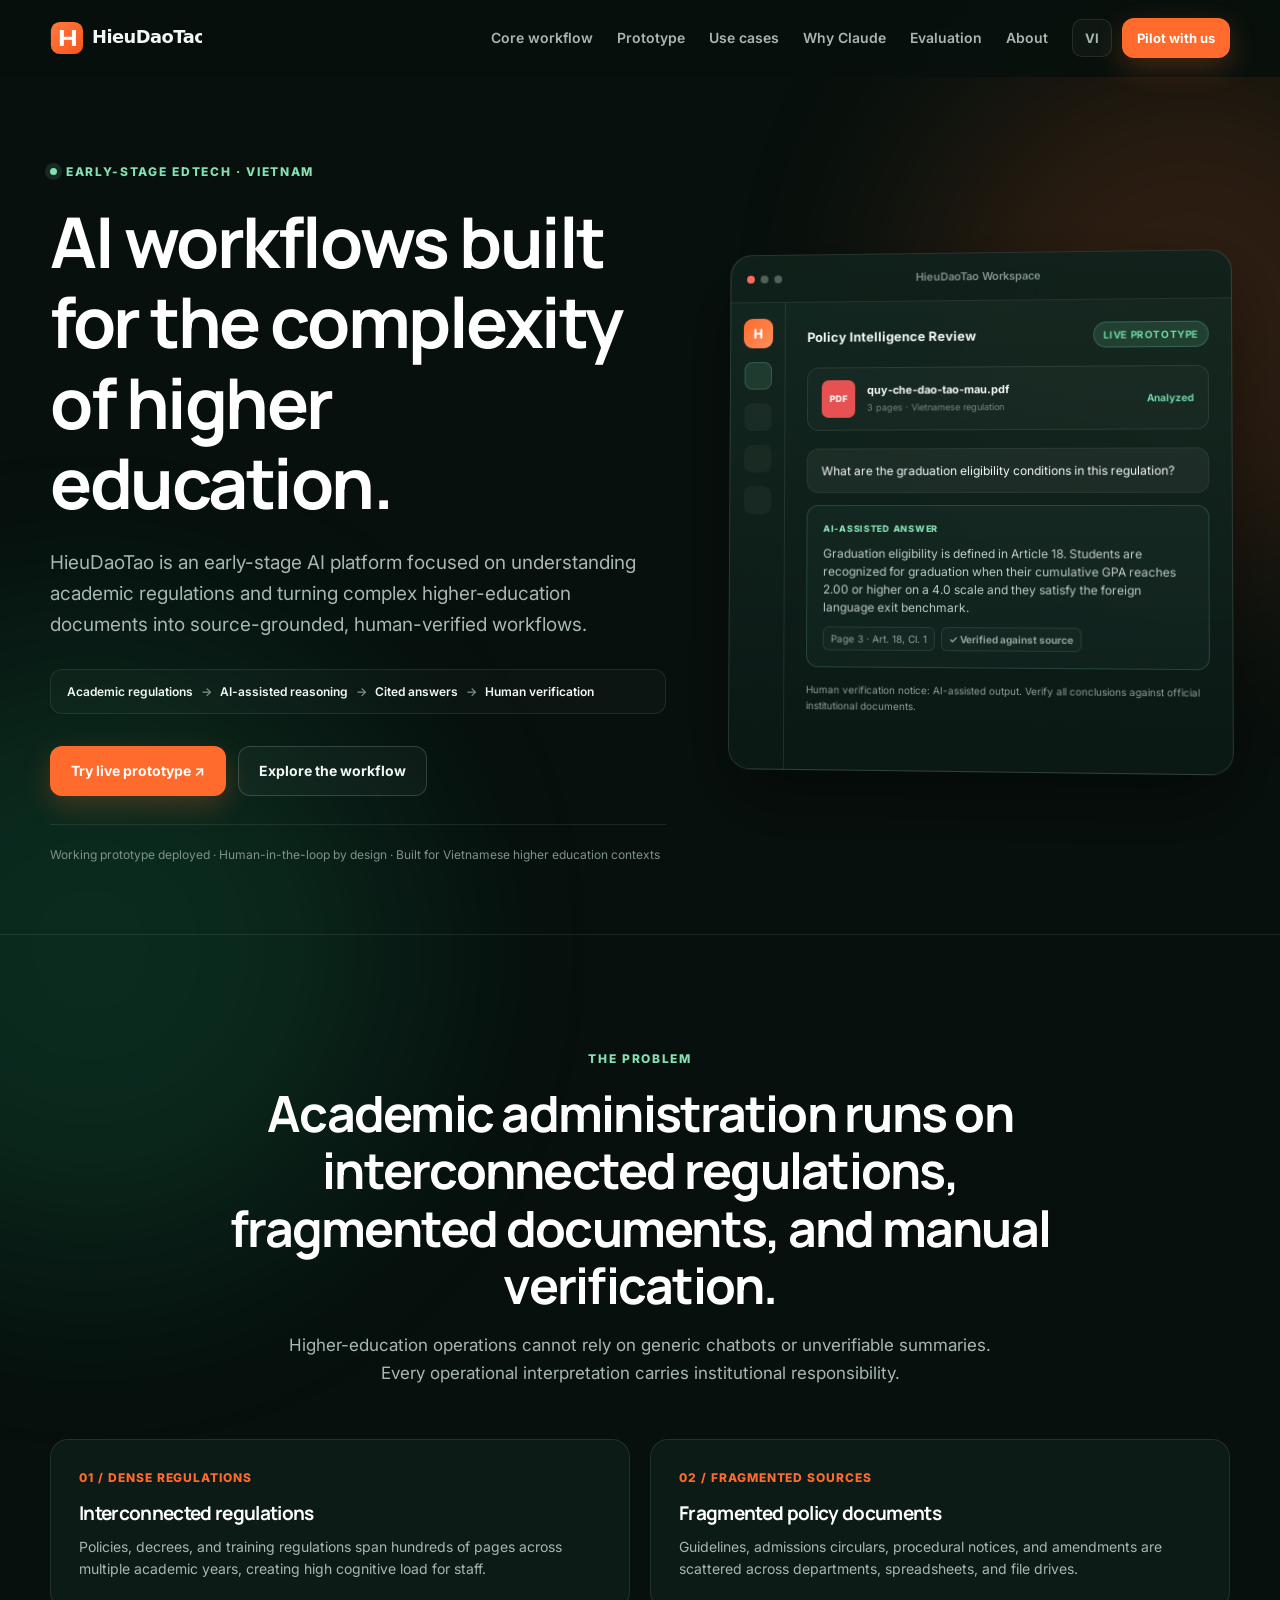
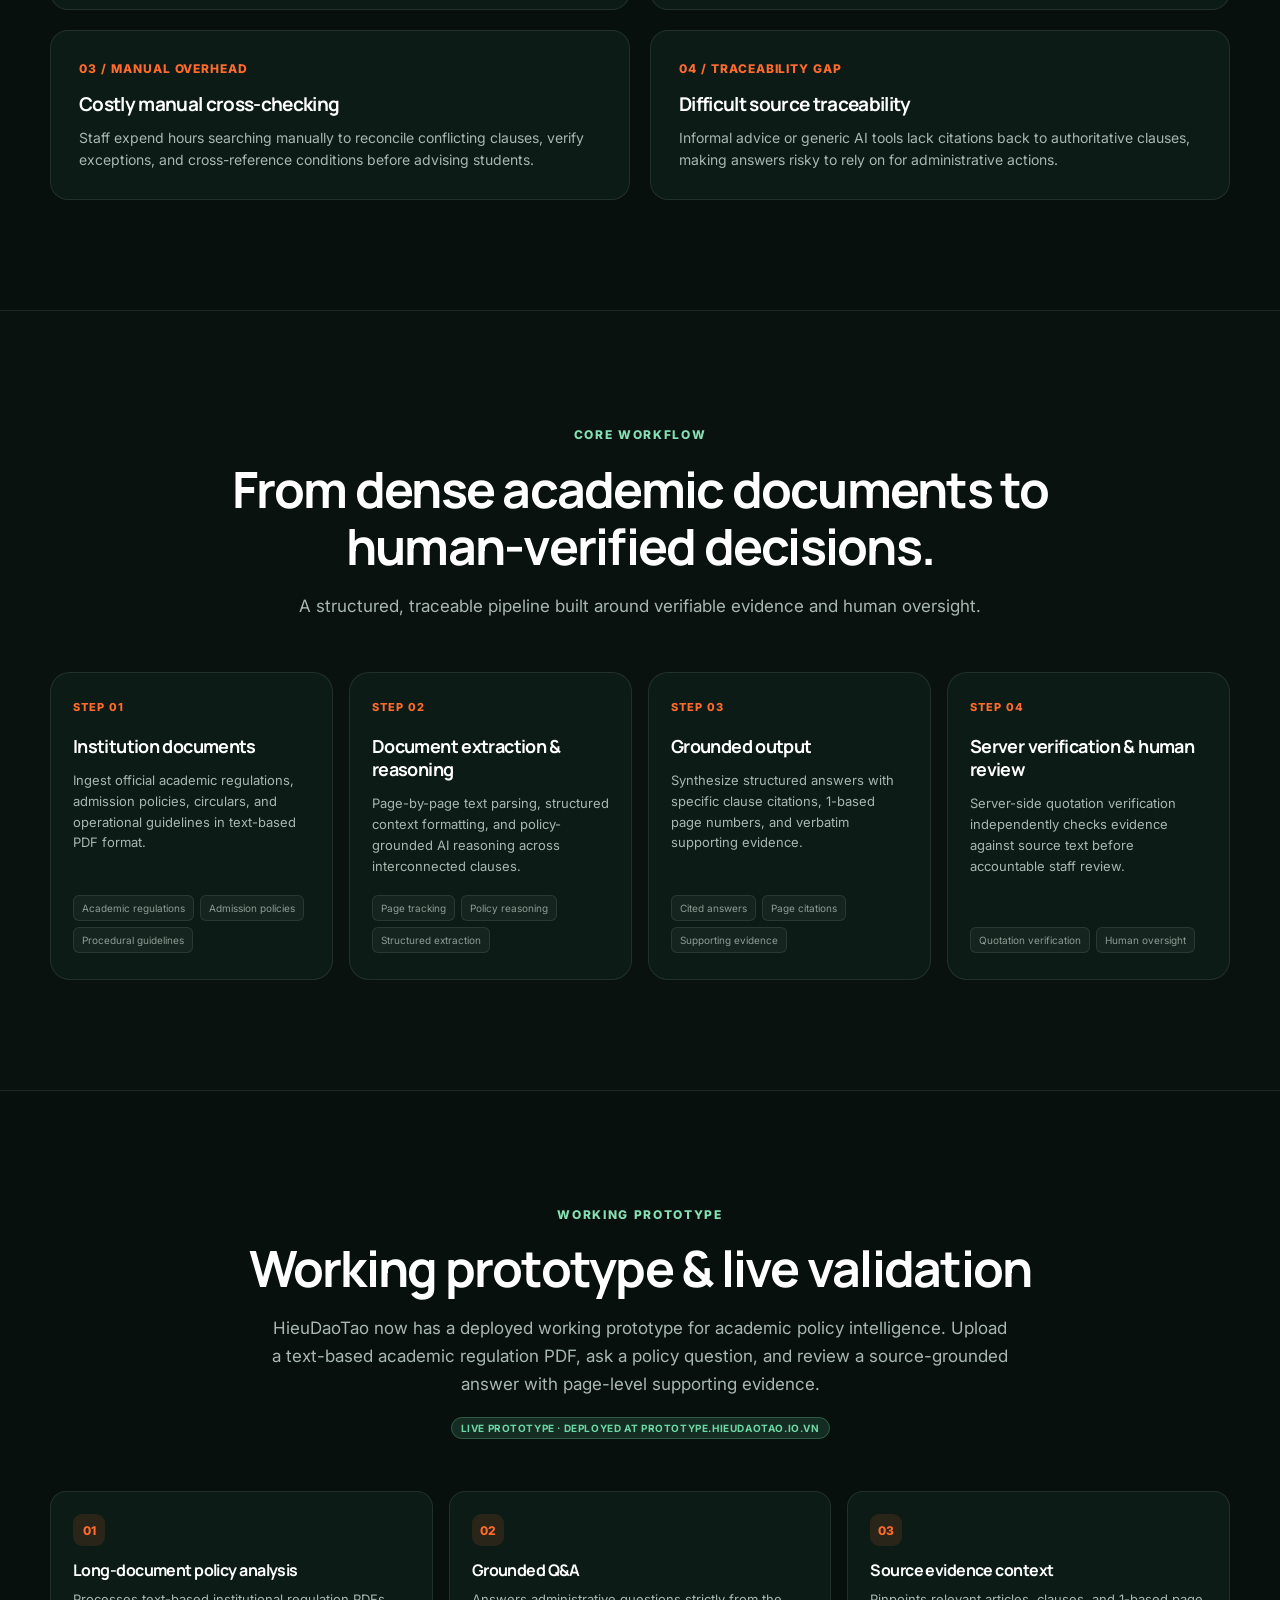
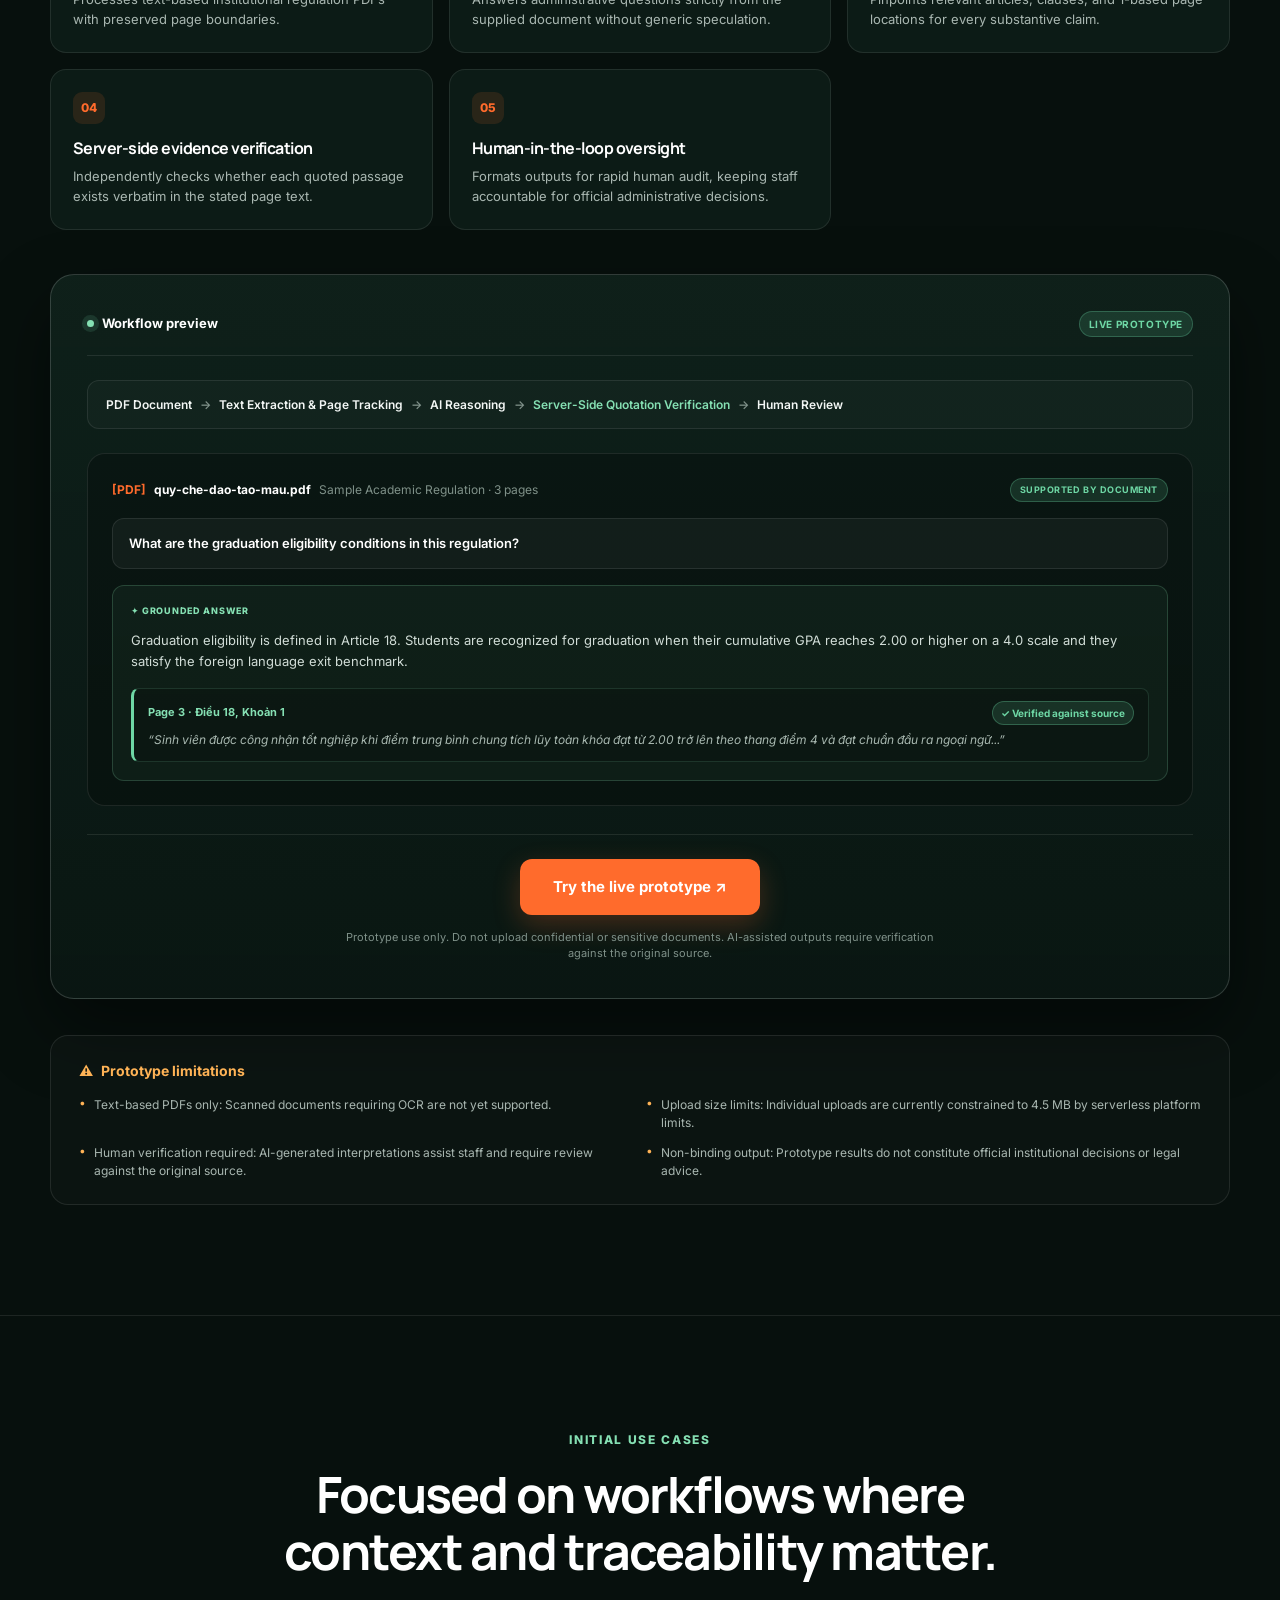
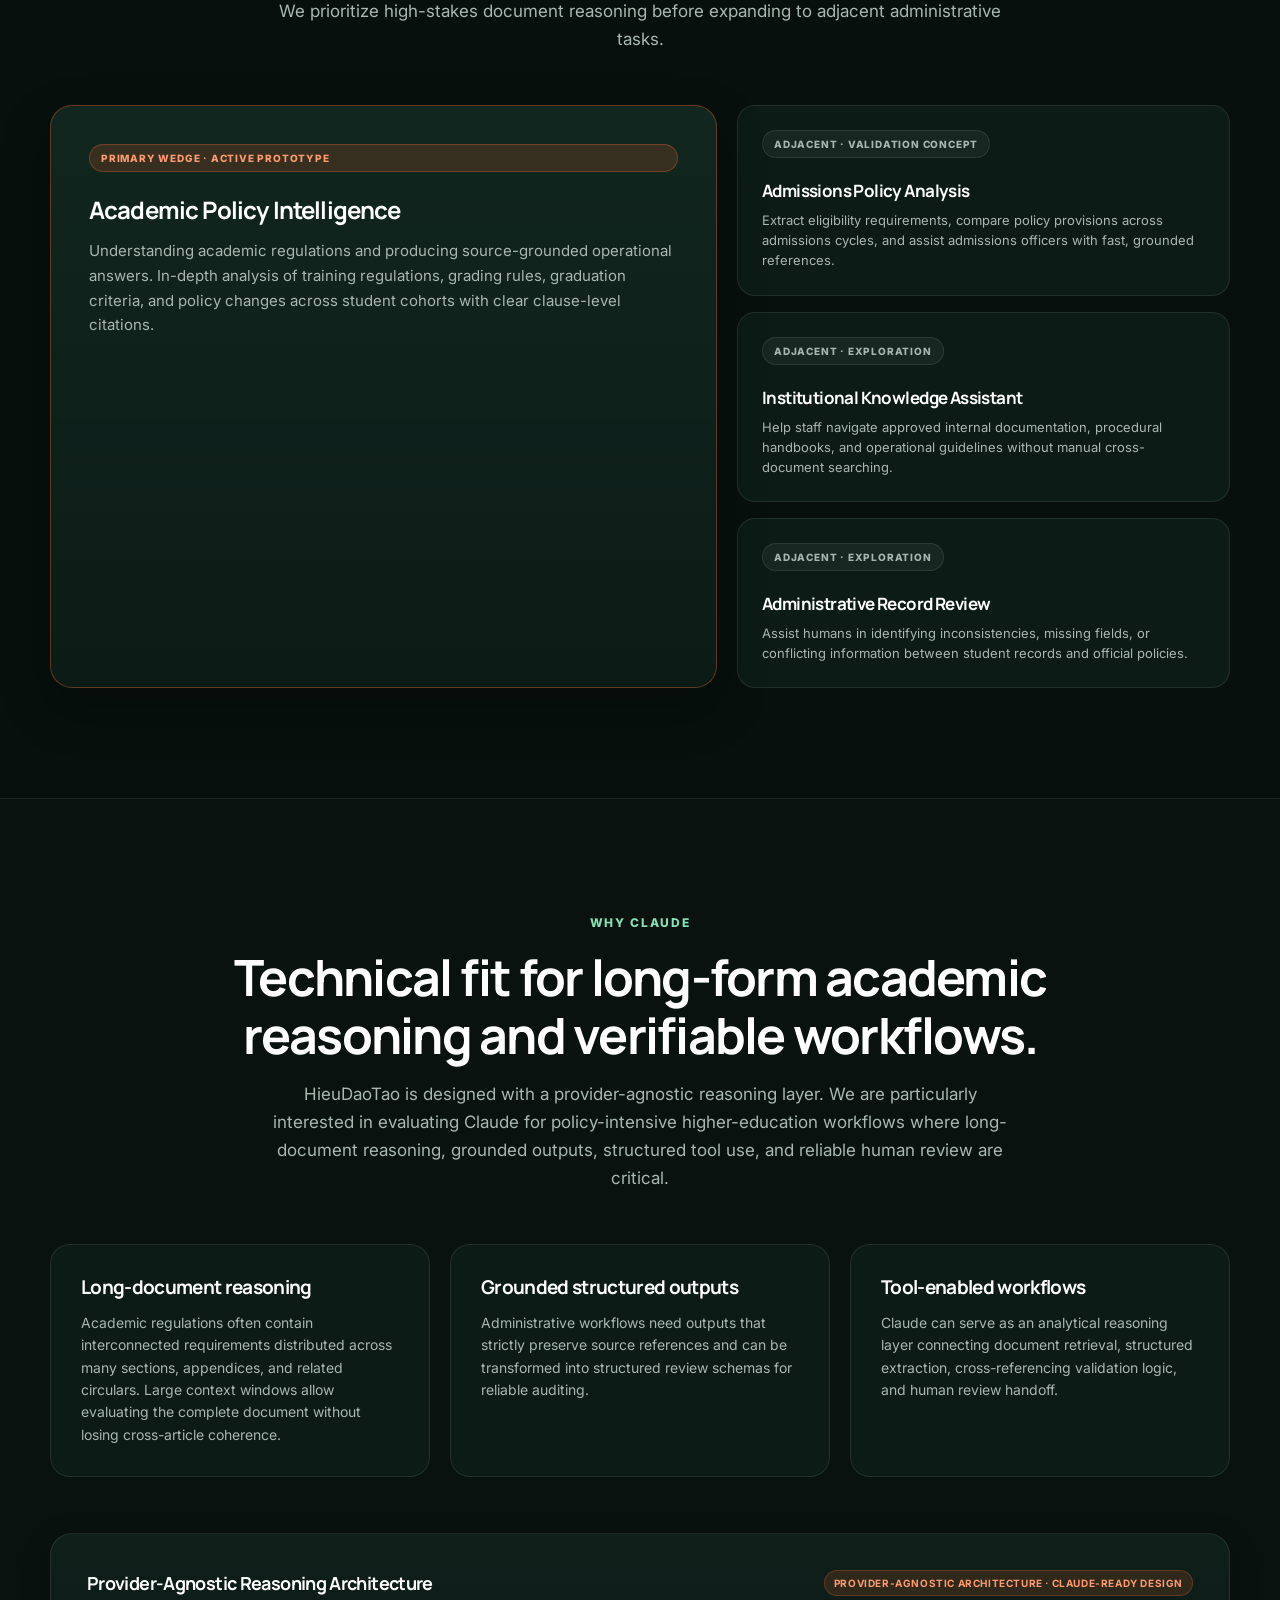
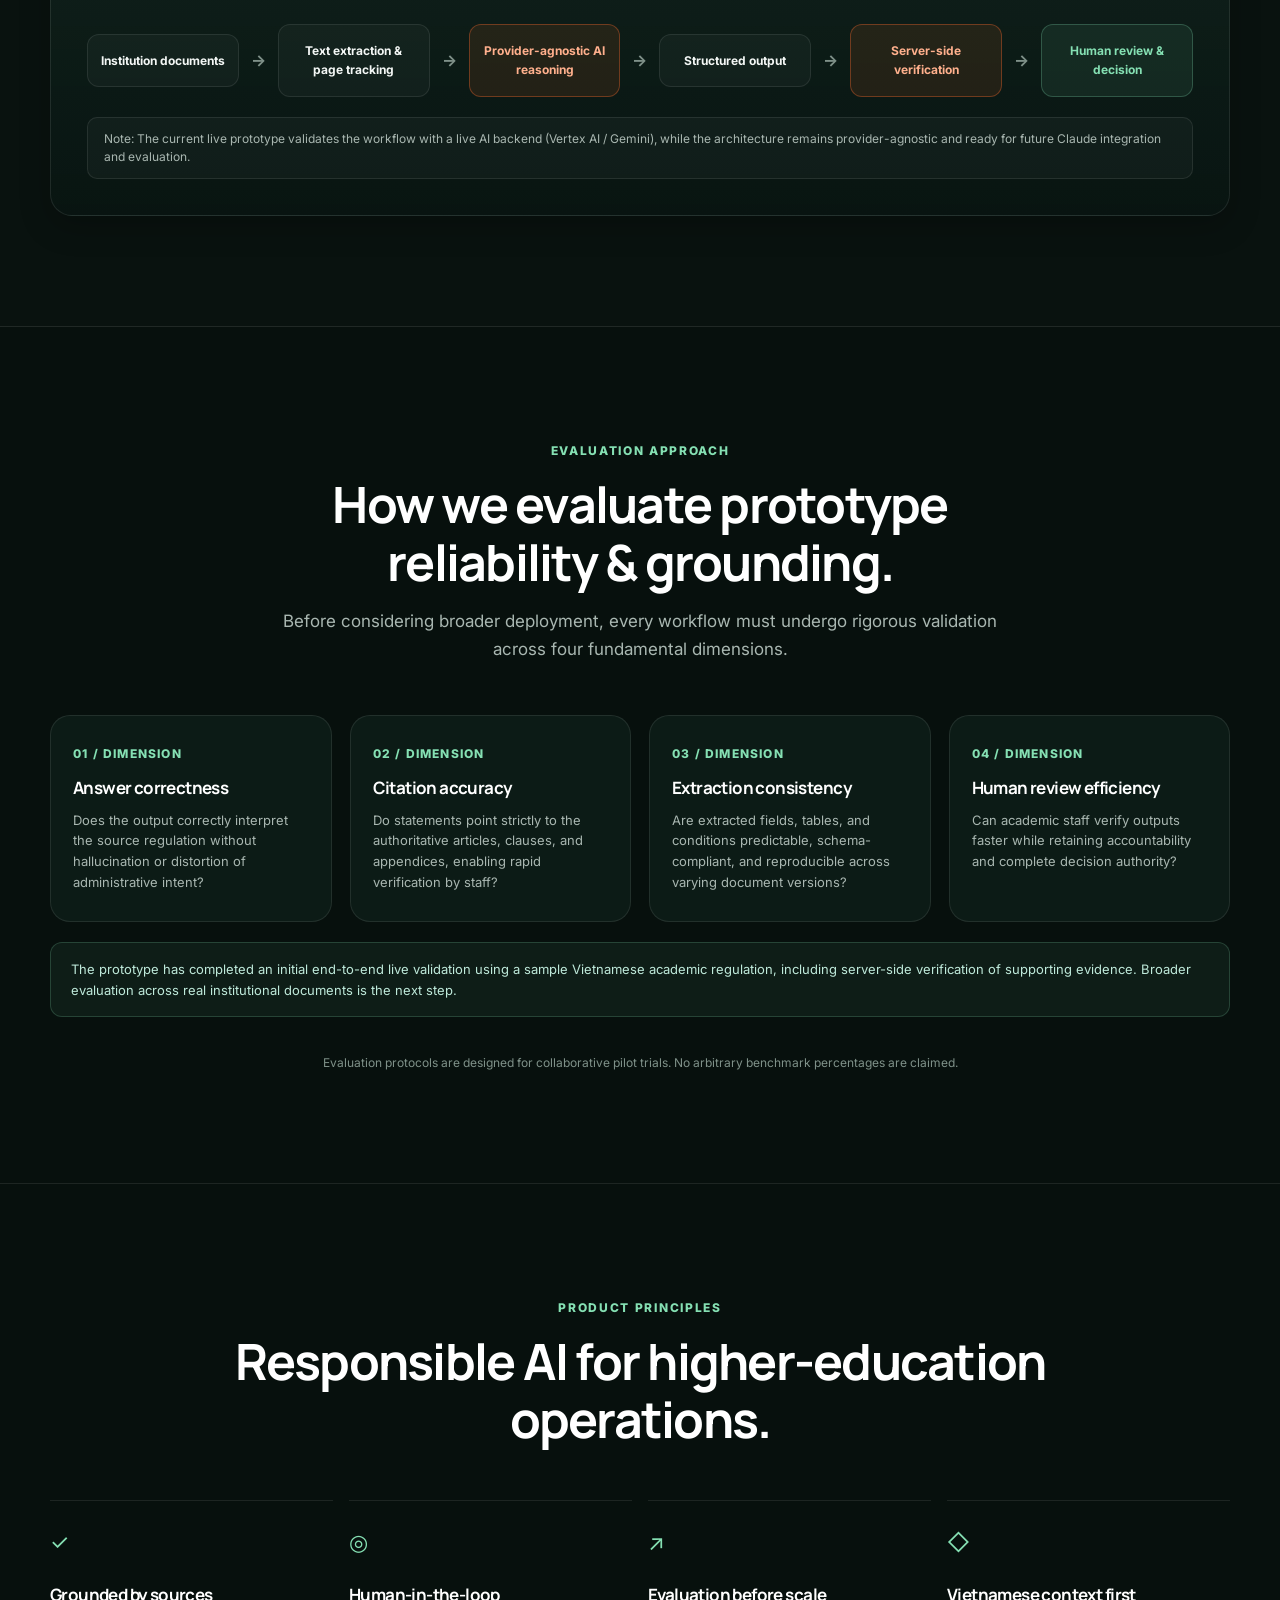
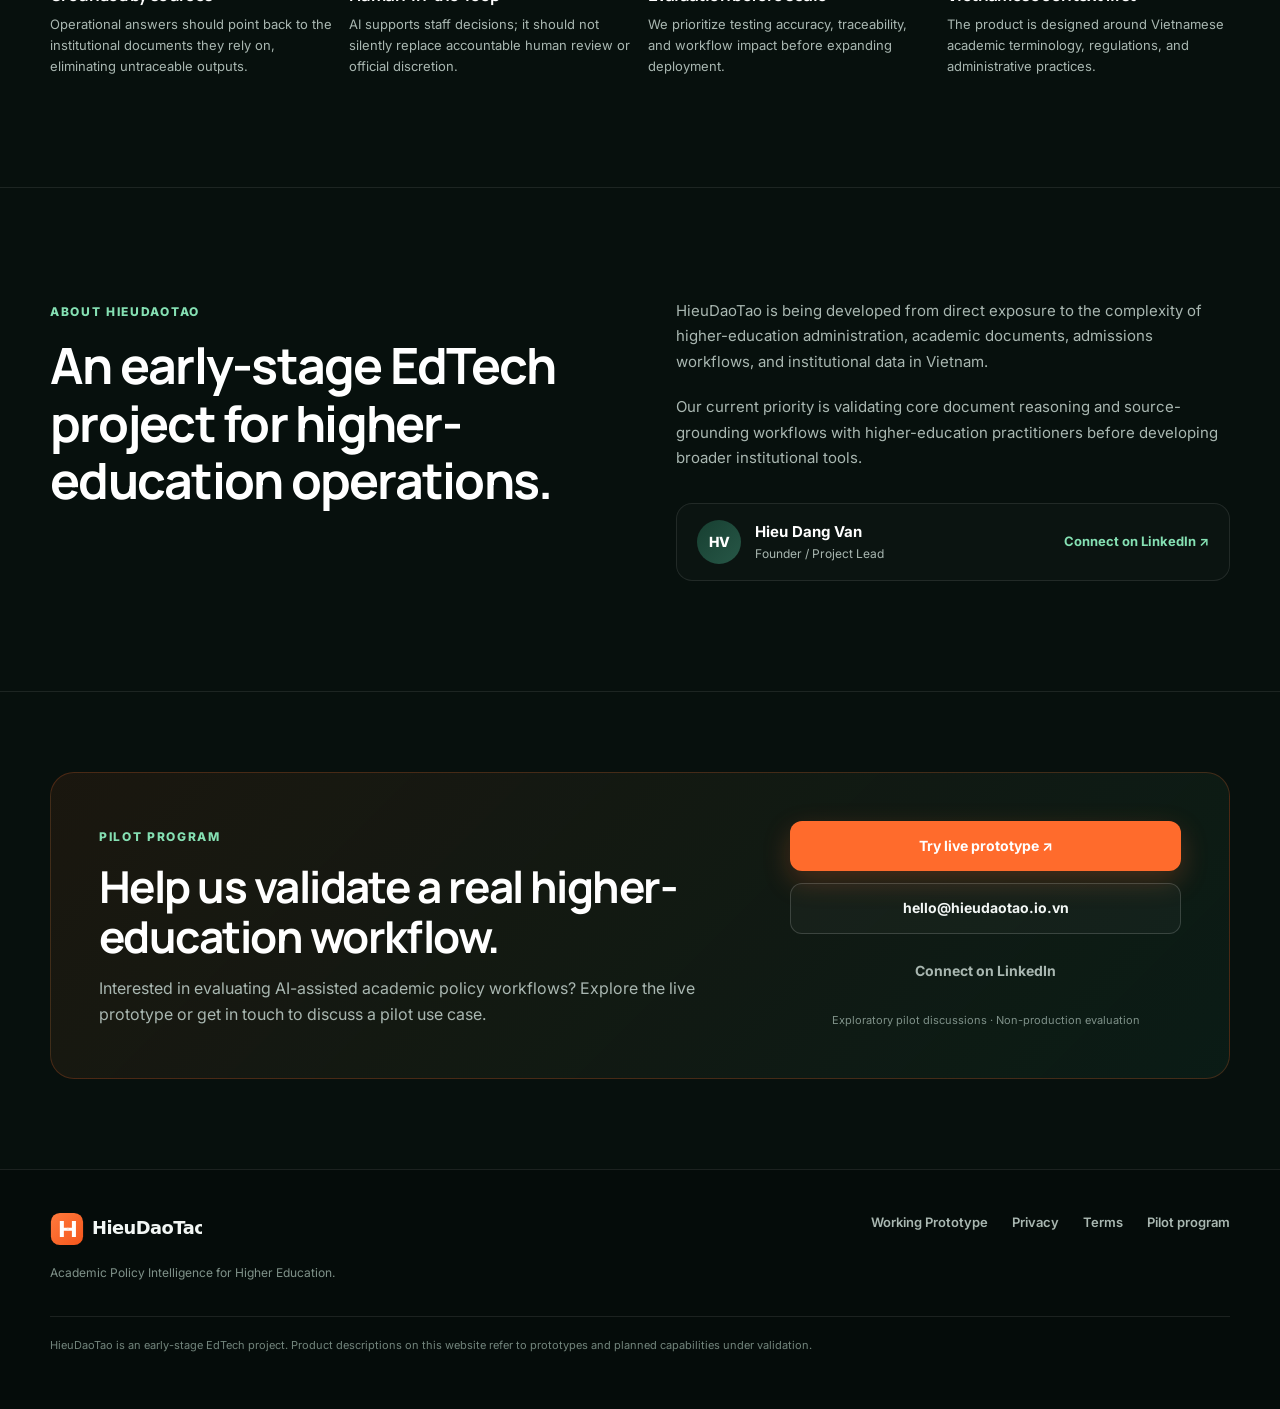
<file: index.html>
<!DOCTYPE html>
<html lang="en">
<head>
  <meta charset="UTF-8" />
  <meta name="viewport" content="width=device-width, initial-scale=1.0" />
  <meta name="description" content="HieuDaoTao is an early-stage academic policy intelligence project for higher education, with a working prototype for source-grounded analysis of academic regulations and human-reviewed AI workflows." />
  <meta name="keywords" content="HieuDaoTao, Academic Policy Intelligence, EdTech Vietnam, higher education AI, academic regulations, university administration, document reasoning, policy grounding" />
  <meta name="author" content="HieuDaoTao" />
  <meta name="robots" content="index,follow" />

  <!-- Open Graph / Social Metadata -->
  <meta property="og:type" content="website" />
  <meta property="og:url" content="https://www.hieudaotao.io.vn/" />
  <meta property="og:title" content="HieuDaoTao - Academic Policy Intelligence for Higher Education" />
  <meta property="og:description" content="Early-stage EdTech project with a working prototype for source-grounded AI workflows in academic regulations and higher-education administration." />
  <meta property="og:image" content="https://www.hieudaotao.io.vn/assets/brand/og-image.png" />
  <meta property="og:image:width" content="1200" />
  <meta property="og:image:height" content="630" />

  <!-- Twitter Card -->
  <meta name="twitter:card" content="summary_large_image" />
  <meta name="twitter:url" content="https://www.hieudaotao.io.vn/" />
  <meta name="twitter:title" content="HieuDaoTao - Academic Policy Intelligence for Higher Education" />
  <meta name="twitter:description" content="Early-stage EdTech project with a working prototype for source-grounded AI workflows in academic regulations and higher-education administration." />
  <meta name="twitter:image" content="https://www.hieudaotao.io.vn/assets/brand/og-image.png" />

  <link rel="canonical" href="https://www.hieudaotao.io.vn/" />
  <link rel="icon" type="image/svg+xml" href="assets/brand/favicon.svg" />
  <title>HieuDaoTao - Academic Policy Intelligence for Higher Education</title>

  <link rel="preconnect" href="https://fonts.googleapis.com" />
  <link rel="preconnect" href="https://fonts.gstatic.com" crossorigin />
  <link href="https://fonts.googleapis.com/css2?family=Inter:wght@400;500;600;700;800&family=Manrope:wght@600;700;800&display=swap" rel="stylesheet" />
  <link rel="stylesheet" href="styles.css" />

  <script type="application/ld+json">
  {
    "@context": "https://schema.org",
    "@type": "SoftwareApplication",
    "name": "HieuDaoTao",
    "applicationCategory": "EducationalApplication",
    "operatingSystem": "Web",
    "url": "https://www.hieudaotao.io.vn/",
    "description": "Early-stage EdTech project building source-grounded AI workflows for academic regulations and higher-education administration in Vietnam.",
    "foundingLocation": {
      "@type": "Place",
      "addressCountry": "VN"
    },
    "sameAs": [
      "https://www.linkedin.com/in/hieudangvan/",
      "https://github.com/tieuhac0109/hieudaotao-prototype"
    ]
  }
  </script>
</head>
<body>
  <div class="page-glow glow-one" aria-hidden="true"></div>
  <div class="page-glow glow-two" aria-hidden="true"></div>

  <!-- Header -->
  <header class="site-header" id="top">
    <div class="container nav-wrap">
      <a class="brand" href="#top" aria-label="HieuDaoTao home">
        <img src="assets/brand/logo.svg" alt="HieuDaoTao" width="160" height="36" class="brand-img" />
      </a>

      <button class="nav-toggle" aria-label="Open navigation" aria-expanded="false">
        <span></span><span></span><span></span>
      </button>

      <nav class="nav-links" aria-label="Main navigation">
        <a href="#core-workflow" data-i18n="nav.workflow">Core workflow</a>
        <a href="#prototype" data-i18n="nav.prototype">Prototype</a>
        <a href="#use-cases" data-i18n="nav.usecases">Use cases</a>
        <a href="#why-claude" data-i18n="nav.whyclaude">Why Claude</a>
        <a href="#evaluation" data-i18n="nav.evaluation">Evaluation</a>
        <a href="#about" data-i18n="nav.about">About</a>
      </nav>

      <div class="nav-actions">
        <button class="lang-switch" id="langSwitch" aria-label="Switch language">VI</button>
        <a class="btn btn-small btn-primary" href="#contact" data-i18n="nav.contact">Pilot with us</a>
      </div>
    </div>
  </header>

  <main>
    <!-- 1. Hero Section -->
    <section class="hero section">
      <div class="container hero-grid">
        <div class="hero-copy reveal">
          <div class="eyebrow"><span class="dot"></span><span data-i18n="hero.eyebrow">Early-stage EdTech · Vietnam</span></div>
          <h1 data-i18n="hero.title">AI workflows built for the complexity of higher education.</h1>
          <p class="hero-lead" data-i18n="hero.lead">HieuDaoTao is an early-stage AI platform focused on understanding academic regulations and turning complex higher-education documents into source-grounded, human-verified workflows.</p>

          <div class="hero-pipeline-strip" aria-label="Conceptual pipeline">
            <span class="pipe-item" data-i18n="hero.pipe1">Academic regulations</span>
            <span class="pipe-arrow">→</span>
            <span class="pipe-item" data-i18n="hero.pipe2">AI-assisted reasoning</span>
            <span class="pipe-arrow">→</span>
            <span class="pipe-item" data-i18n="hero.pipe3">Cited answers</span>
            <span class="pipe-arrow">→</span>
            <span class="pipe-item" data-i18n="hero.pipe4">Human verification</span>
          </div>

          <div class="hero-actions">
            <a class="btn btn-primary" href="https://prototype.hieudaotao.io.vn/" target="_blank" rel="noopener noreferrer" data-i18n="hero.cta_prototype">Try live prototype ↗</a>
            <a class="btn btn-outline" href="#core-workflow" data-i18n="hero.cta_explore">Explore the workflow</a>
          </div>
          <div class="trust-line" data-i18n="hero.trust">Working prototype deployed · Human-in-the-loop by design · Built for Vietnamese higher education contexts</div>
        </div>

        <div class="hero-visual reveal" aria-label="Product concept preview">
          <div class="browser-card">
            <div class="browser-top">
              <div class="browser-dots" aria-hidden="true"><span></span><span></span><span></span></div>
              <div class="browser-label" data-i18n="mockup.title">HieuDaoTao Workspace</div>
            </div>
            <div class="browser-body">
              <aside class="mini-sidebar" aria-hidden="true">
                <div class="mini-logo">H</div>
                <div class="mini-nav active"></div>
                <div class="mini-nav"></div>
                <div class="mini-nav"></div>
                <div class="mini-nav"></div>
              </aside>
              <div class="workspace">
                <div class="workspace-head">
                  <span style="font-weight:700">Policy Intelligence Review</span>
                  <span class="status-pill success" data-i18n="mockup.status">Live Prototype</span>
                </div>
                <div class="doc-card">
                  <div class="file-icon" aria-hidden="true">PDF</div>
                  <div>
                    <strong data-i18n="mockup.doc_name">quy-che-dao-tao-mau.pdf</strong>
                    <small data-i18n="mockup.doc_meta">3 pages · Vietnamese regulation</small>
                  </div>
                  <span class="processed" data-i18n="mockup.processed">Analyzed</span>
                </div>
                <div class="question-box" data-i18n="mockup.question">What are the graduation eligibility conditions in this regulation?</div>
                <div class="answer-card">
                  <div class="ai-chip" data-i18n="mockup.ai_chip">AI-assisted answer</div>
                  <p data-i18n="mockup.answer">Graduation eligibility is defined in Article 18. Students are recognized for graduation when their cumulative GPA reaches 2.00 or higher on a 4.0 scale and they satisfy the foreign language exit benchmark.</p>
                  <div class="sources-wrap">
                    <span data-i18n="mockup.src">Page 3 · Art. 18, Cl. 1</span>
                    <span class="verified-badge" data-i18n="mockup.verified_badge">✓ Verified against source</span>
                  </div>
                </div>
                <div class="warning-notice" data-i18n="mockup.warning">Human verification notice: AI-assisted output. Verify all conclusions against official institutional documents.</div>
              </div>
            </div>
          </div>
        </div>
      </div>
    </section>

    <!-- 2. Problem Section -->
    <section class="section problem-section" id="problem">
      <div class="container">
        <div class="section-heading centered reveal">
          <span class="section-label" data-i18n="problem.label">The problem</span>
          <h2 data-i18n="problem.title">Academic administration runs on interconnected regulations, fragmented documents, and manual verification.</h2>
          <p data-i18n="problem.lead">Higher-education operations cannot rely on generic chatbots or unverifiable summaries. Every operational interpretation carries institutional responsibility.</p>
        </div>

        <div class="problem-grid">
          <article class="problem-card reveal">
            <div class="problem-num">01 / DENSE REGULATIONS</div>
            <h3 data-i18n="problem.p1.title">Interconnected regulations</h3>
            <p data-i18n="problem.p1.body">Policies, decrees, and training regulations span hundreds of pages across multiple academic years, creating high cognitive load for staff.</p>
          </article>
          <article class="problem-card reveal">
            <div class="problem-num">02 / FRAGMENTED SOURCES</div>
            <h3 data-i18n="problem.p2.title">Fragmented policy documents</h3>
            <p data-i18n="problem.p2.body">Guidelines, admissions circulars, procedural notices, and amendments are scattered across departments, spreadsheets, and file drives.</p>
          </article>
          <article class="problem-card reveal">
            <div class="problem-num">03 / MANUAL OVERHEAD</div>
            <h3 data-i18n="problem.p3.title">Costly manual cross-checking</h3>
            <p data-i18n="problem.p3.body">Staff expend hours searching manually to reconcile conflicting clauses, verify exceptions, and cross-reference conditions before advising students.</p>
          </article>
          <article class="problem-card reveal">
            <div class="problem-num">04 / TRACEABILITY GAP</div>
            <h3 data-i18n="problem.p4.title">Difficult source traceability</h3>
            <p data-i18n="problem.p4.body">Informal advice or generic AI tools lack citations back to authoritative clauses, making answers risky to rely on for administrative actions.</p>
          </article>
        </div>
      </div>
    </section>

    <!-- 3. Core Workflow Section -->
    <section class="section workflow-section" id="core-workflow">
      <div class="container">
        <div class="section-heading centered reveal">
          <span class="section-label" data-i18n="workflow.label">Core workflow</span>
          <h2 data-i18n="workflow.title">From dense academic documents to human-verified decisions.</h2>
          <p data-i18n="workflow.lead">A structured, traceable pipeline built around verifiable evidence and human oversight.</p>
        </div>

        <div class="pipeline-grid">
          <div class="pipeline-card reveal">
            <span class="pipeline-step-badge" data-i18n="workflow.s1.step">Step 01</span>
            <h3 data-i18n="workflow.s1.title">Institution documents</h3>
            <p data-i18n="workflow.s1.body">Ingest official academic regulations, admission policies, circulars, and operational guidelines in text-based PDF format.</p>
            <div class="pipe-tag-list">
              <span data-i18n="workflow.s1.tag1">Academic regulations</span>
              <span data-i18n="workflow.s1.tag2">Admission policies</span>
              <span data-i18n="workflow.s1.tag3">Procedural guidelines</span>
            </div>
          </div>

          <div class="pipeline-card reveal">
            <span class="pipeline-step-badge" data-i18n="workflow.s2.step">Step 02</span>
            <h3 data-i18n="workflow.s2.title">Document extraction & reasoning</h3>
            <p data-i18n="workflow.s2.body">Page-by-page text parsing, structured context formatting, and policy-grounded AI reasoning across interconnected clauses.</p>
            <div class="pipe-tag-list">
              <span data-i18n="workflow.s2.tag1">Page tracking</span>
              <span data-i18n="workflow.s2.tag2">Policy reasoning</span>
              <span data-i18n="workflow.s2.tag3">Structured extraction</span>
            </div>
          </div>

          <div class="pipeline-card reveal">
            <span class="pipeline-step-badge" data-i18n="workflow.s3.step">Step 03</span>
            <h3 data-i18n="workflow.s3.title">Grounded output</h3>
            <p data-i18n="workflow.s3.body">Synthesize structured answers with specific clause citations, 1-based page numbers, and verbatim supporting evidence.</p>
            <div class="pipe-tag-list">
              <span data-i18n="workflow.s3.tag1">Cited answers</span>
              <span data-i18n="workflow.s3.tag2">Page citations</span>
              <span data-i18n="workflow.s3.tag3">Supporting evidence</span>
            </div>
          </div>

          <div class="pipeline-card reveal">
            <span class="pipeline-step-badge" data-i18n="workflow.s4.step">Step 04</span>
            <h3 data-i18n="workflow.s4.title">Server verification & human review</h3>
            <p data-i18n="workflow.s4.body">Server-side quotation verification independently checks evidence against source text before accountable staff review.</p>
            <div class="pipe-tag-list">
              <span data-i18n="workflow.s4.tag1">Quotation verification</span>
              <span data-i18n="workflow.s4.tag2">Human oversight</span>
            </div>
          </div>
        </div>
      </div>
    </section>

    <!-- 4. Working Prototype Section -->
    <section class="section prototype-section" id="prototype">
      <div class="container">
        <div class="section-heading centered reveal">
          <span class="section-label" data-i18n="prototype.label">Working prototype</span>
          <h2 data-i18n="prototype.title">Working prototype & live validation</h2>
          <p data-i18n="prototype.lead">HieuDaoTao now has a deployed working prototype for academic policy intelligence. Upload a text-based academic regulation PDF, ask a policy question, and review a source-grounded answer with page-level supporting evidence.</p>
          <div style="margin-top:16px"><span class="status-pill success" data-i18n="prototype.badge">Live prototype · Deployed at prototype.hieudaotao.io.vn</span></div>
        </div>

        <div class="prototype-capabilities-grid">
          <div class="cap-card reveal">
            <div class="cap-icon">01</div>
            <h3 data-i18n="prototype.c1.title">Long-document policy analysis</h3>
            <p data-i18n="prototype.c1.body">Processes text-based institutional regulation PDFs with preserved page boundaries.</p>
          </div>
          <div class="cap-card reveal">
            <div class="cap-icon">02</div>
            <h3 data-i18n="prototype.c2.title">Grounded Q&A</h3>
            <p data-i18n="prototype.c2.body">Answers administrative questions strictly from the supplied document without generic speculation.</p>
          </div>
          <div class="cap-card reveal">
            <div class="cap-icon">03</div>
            <h3 data-i18n="prototype.c3.title">Source evidence context</h3>
            <p data-i18n="prototype.c3.body">Pinpoints relevant articles, clauses, and 1-based page locations for every substantive claim.</p>
          </div>
          <div class="cap-card reveal">
            <div class="cap-icon">04</div>
            <h3 data-i18n="prototype.c4.title">Server-side evidence verification</h3>
            <p data-i18n="prototype.c4.body">Independently checks whether each quoted passage exists verbatim in the stated page text.</p>
          </div>
          <div class="cap-card reveal">
            <div class="cap-icon">05</div>
            <h3 data-i18n="prototype.c5.title">Human-in-the-loop oversight</h3>
            <p data-i18n="prototype.c5.body">Formats outputs for rapid human audit, keeping staff accountable for official administrative decisions.</p>
          </div>
        </div>

        <!-- Polished Workflow Preview Panel -->
        <div class="workflow-preview-container reveal">
          <div class="preview-header-bar">
            <div class="preview-badge-label">
              <span class="dot"></span>
              <span data-i18n="prototype.preview_label">Workflow preview</span>
            </div>
            <span class="status-pill success">Live prototype</span>
          </div>

          <!-- Real Workflow Steps Strip -->
          <div class="workflow-steps-strip">
            <span class="wf-step">PDF Document</span>
            <span class="wf-arrow">→</span>
            <span class="wf-step">Text Extraction & Page Tracking</span>
            <span class="wf-arrow">→</span>
            <span class="wf-step">AI Reasoning</span>
            <span class="wf-arrow">→</span>
            <span class="wf-step highlight">Server-Side Quotation Verification</span>
            <span class="wf-arrow">→</span>
            <span class="wf-step">Human Review</span>
          </div>

          <!-- Sample Execution Card -->
          <div class="sample-execution-card">
            <div class="sample-exec-header">
              <div class="sample-doc-tag">
                <span style="font-weight:700;color:var(--accent)">[PDF]</span>
                <strong style="color:var(--text-bright)" data-i18n="prototype.preview_doc">quy-che-dao-tao-mau.pdf</strong>
                <span style="color:var(--muted-dim)" data-i18n="prototype.preview_doc_meta">Sample Academic Regulation · 3 pages</span>
              </div>
              <span class="status-pill success" style="font-size:9px">SUPPORTED BY DOCUMENT</span>
            </div>

            <div class="sample-query-box" data-i18n="prototype.preview_q">What are the graduation eligibility conditions in this regulation?</div>

            <div class="sample-answer-box">
              <div class="sample-answer-head">
                <span class="ai-chip">✦ Grounded Answer</span>
              </div>
              <p class="sample-answer-text" data-i18n="prototype.preview_ans">Graduation eligibility is defined in Article 18. Students are recognized for graduation when their cumulative GPA reaches 2.00 or higher on a 4.0 scale and they satisfy the foreign language exit benchmark.</p>

              <div class="sample-evidence-block">
                <div class="evidence-meta-row">
                  <span class="evidence-loc-chip" data-i18n="prototype.preview_evidence_tag">Page 3 · Điều 18, Khoản 1</span>
                  <span class="verified-badge" data-i18n="prototype.preview_verified">✓ Verified against source</span>
                </div>
                <p class="evidence-quote-text" data-i18n="prototype.preview_quote">“Sinh viên được công nhận tốt nghiệp khi điểm trung bình chung tích lũy toàn khóa đạt từ 2.00 trở lên theo thang điểm 4 và đạt chuẩn đầu ra ngoại ngữ...”</p>
              </div>
            </div>
          </div>

          <!-- Prototype CTA -->
          <div class="prototype-cta-panel">
            <a class="btn btn-primary" href="https://prototype.hieudaotao.io.vn/" target="_blank" rel="noopener noreferrer" style="padding:15px 32px;font-size:15px" data-i18n="prototype.cta_btn">Try the live prototype ↗</a>
            <div class="prototype-disclaimer-note" data-i18n="prototype.disclaimer">Prototype use only. Do not upload confidential or sensitive documents. AI-assisted outputs require verification against the original source.</div>
          </div>
        </div>

        <!-- Prototype Limitations Box -->
        <div class="prototype-limits-wrap reveal">
          <div class="limits-head">
            <span>⚠</span>
            <span data-i18n="prototype.limits.title">Prototype limitations</span>
          </div>
          <div class="limits-grid">
            <div class="limit-item">
              <span>•</span>
              <span data-i18n="prototype.limits.l1">Text-based PDFs only: Scanned documents requiring OCR are not yet supported.</span>
            </div>
            <div class="limit-item">
              <span>•</span>
              <span data-i18n="prototype.limits.l2">Upload size limits: Individual uploads are currently constrained to 4.5 MB by serverless platform limits.</span>
            </div>
            <div class="limit-item">
              <span>•</span>
              <span data-i18n="prototype.limits.l3">Human verification required: AI-generated interpretations assist staff and require review against the original source.</span>
            </div>
            <div class="limit-item">
              <span>•</span>
              <span data-i18n="prototype.limits.l4">Non-binding output: Prototype results do not constitute official institutional decisions or legal advice.</span>
            </div>
          </div>
        </div>
      </div>
    </section>

    <!-- 5. Initial Use Cases Section -->
    <section class="section usecase-section" id="use-cases">
      <div class="container">
        <div class="section-heading centered reveal">
          <span class="section-label" data-i18n="usecases.label">Initial use cases</span>
          <h2 data-i18n="usecases.title">Focused on workflows where context and traceability matter.</h2>
          <p data-i18n="usecases.lead">We prioritize high-stakes document reasoning before expanding to adjacent administrative tasks.</p>
        </div>

        <div class="usecase-layout">
          <!-- Primary Wedge -->
          <article class="usecase-card-primary reveal">
            <span class="usecase-badge primary" data-i18n="usecases.primary.badge">Primary Wedge · Active Prototype</span>
            <h3 data-i18n="usecases.primary.title">Academic Policy Intelligence</h3>
            <p data-i18n="usecases.primary.body">Understanding academic regulations and producing source-grounded operational answers. In-depth analysis of training regulations, grading rules, graduation criteria, and policy changes across student cohorts with clear clause-level citations.</p>
          </article>

          <!-- Adjacent Workflows -->
          <div class="adjacent-list">
            <article class="adjacent-card reveal">
              <span class="usecase-badge adjacent" data-i18n="usecases.adj1.badge">Adjacent · Validation Concept</span>
              <h3 data-i18n="usecases.adj1.title">Admissions Policy Analysis</h3>
              <p data-i18n="usecases.adj1.body">Extract eligibility requirements, compare policy provisions across admissions cycles, and assist admissions officers with fast, grounded references.</p>
            </article>

            <article class="adjacent-card reveal">
              <span class="usecase-badge adjacent" data-i18n="usecases.adj2.badge">Adjacent · Exploration</span>
              <h3 data-i18n="usecases.adj2.title">Institutional Knowledge Assistant</h3>
              <p data-i18n="usecases.adj2.body">Help staff navigate approved internal documentation, procedural handbooks, and operational guidelines without manual cross-document searching.</p>
            </article>

            <article class="adjacent-card reveal">
              <span class="usecase-badge adjacent" data-i18n="usecases.adj3.badge">Adjacent · Exploration</span>
              <h3 data-i18n="usecases.adj3.title">Administrative Record Review</h3>
              <p data-i18n="usecases.adj3.body">Assist humans in identifying inconsistencies, missing fields, or conflicting information between student records and official policies.</p>
            </article>
          </div>
        </div>
      </div>
    </section>

    <!-- 6. Why Claude Section -->
    <section class="section why-claude-section" id="why-claude">
      <div class="container">
        <div class="section-heading centered reveal">
          <span class="section-label" data-i18n="whyclaude.label">Why Claude</span>
          <h2 data-i18n="whyclaude.title">Technical fit for long-form academic reasoning and verifiable workflows.</h2>
          <p data-i18n="whyclaude.lead">HieuDaoTao is designed with a provider-agnostic reasoning layer. We are particularly interested in evaluating Claude for policy-intensive higher-education workflows where long-document reasoning, grounded outputs, structured tool use, and reliable human review are critical.</p>
        </div>

        <div class="themes-grid">
          <article class="theme-card reveal">
            <h3 data-i18n="whyclaude.t1.title">Long-document reasoning</h3>
            <p data-i18n="whyclaude.t1.body">Academic regulations often contain interconnected requirements distributed across many sections, appendices, and related circulars. Large context windows allow evaluating the complete document without losing cross-article coherence.</p>
          </article>
          <article class="theme-card reveal">
            <h3 data-i18n="whyclaude.t2.title">Grounded structured outputs</h3>
            <p data-i18n="whyclaude.t2.body">Administrative workflows need outputs that strictly preserve source references and can be transformed into structured review schemas for reliable auditing.</p>
          </article>
          <article class="theme-card reveal">
            <h3 data-i18n="whyclaude.t3.title">Tool-enabled workflows</h3>
            <p data-i18n="whyclaude.t3.body">Claude can serve as an analytical reasoning layer connecting document retrieval, structured extraction, cross-referencing validation logic, and human review handoff.</p>
          </article>
        </div>

        <!-- Concept Architecture Diagram -->
        <div class="concept-arch-wrap reveal">
          <div class="arch-header">
            <h3 style="font-size:18px" data-i18n="whyclaude.arch.title">Provider-Agnostic Reasoning Architecture</h3>
            <span class="status-pill" data-i18n="whyclaude.arch.badge">Provider-agnostic architecture · Claude-ready design</span>
          </div>

          <div class="arch-flow">
            <div class="arch-node-box" data-i18n="whyclaude.arch.n1">Institution documents</div>
            <span class="arch-arrow">→</span>
            <div class="arch-node-box" data-i18n="whyclaude.arch.n2">Text extraction & page tracking</div>
            <span class="arch-arrow">→</span>
            <div class="arch-node-box highlight" data-i18n="whyclaude.arch.n3">Provider-agnostic AI reasoning</div>
            <span class="arch-arrow">→</span>
            <div class="arch-node-box" data-i18n="whyclaude.arch.n4">Structured output</div>
            <span class="arch-arrow">→</span>
            <div class="arch-node-box highlight" data-i18n="whyclaude.arch.n5">Server-side verification</div>
            <span class="arch-arrow">→</span>
            <div class="arch-node-box terminal" data-i18n="whyclaude.arch.n6">Human review & decision</div>
          </div>

          <div class="arch-note-box" data-i18n="whyclaude.note">Note: The current live prototype validates the workflow with a live AI backend (Vertex AI / Gemini), while the architecture remains provider-agnostic and ready for future Claude integration and evaluation.</div>
        </div>
      </div>
    </section>

    <!-- 7. Evaluation Approach Section -->
    <section class="section eval-section" id="evaluation">
      <div class="container">
        <div class="section-heading centered reveal">
          <span class="section-label" data-i18n="evaluation.label">Evaluation approach</span>
          <h2 data-i18n="evaluation.title">How we evaluate prototype reliability & grounding.</h2>
          <p data-i18n="evaluation.lead">Before considering broader deployment, every workflow must undergo rigorous validation across four fundamental dimensions.</p>
        </div>

        <div class="eval-grid">
          <article class="eval-card reveal">
            <div class="eval-num">01 / DIMENSION</div>
            <h3 data-i18n="evaluation.d1.title">Answer correctness</h3>
            <p data-i18n="evaluation.d1.body">Does the output correctly interpret the source regulation without hallucination or distortion of administrative intent?</p>
          </article>
          <article class="eval-card reveal">
            <div class="eval-num">02 / DIMENSION</div>
            <h3 data-i18n="evaluation.d2.title">Citation accuracy</h3>
            <p data-i18n="evaluation.d2.body">Do statements point strictly to the authoritative articles, clauses, and appendices, enabling rapid verification by staff?</p>
          </article>
          <article class="eval-card reveal">
            <div class="eval-num">03 / DIMENSION</div>
            <h3 data-i18n="evaluation.d3.title">Extraction consistency</h3>
            <p data-i18n="evaluation.d3.body">Are extracted fields, tables, and conditions predictable, schema-compliant, and reproducible across varying document versions?</p>
          </article>
          <article class="eval-card reveal">
            <div class="eval-num">04 / DIMENSION</div>
            <h3 data-i18n="evaluation.d4.title">Human review efficiency</h3>
            <p data-i18n="evaluation.d4.body">Can academic staff verify outputs faster while retaining accountability and complete decision authority?</p>
          </article>
        </div>

        <div class="eval-live-note reveal" data-i18n="evaluation.live_milestone">The prototype has completed an initial end-to-end live validation using a sample Vietnamese academic regulation, including server-side verification of supporting evidence. Broader evaluation across real institutional documents is the next step.</div>

        <div class="eval-disclaimer-note" data-i18n="evaluation.disclaimer">Evaluation protocols are designed for collaborative pilot trials. No arbitrary benchmark percentages are claimed.</div>
      </div>
    </section>

    <!-- 8. Product Principles Section -->
    <section class="section principles-section" id="principles">
      <div class="container">
        <div class="section-heading centered reveal">
          <span class="section-label" data-i18n="principles.label">Product principles</span>
          <h2 data-i18n="principles.title">Responsible AI for higher-education operations.</h2>
        </div>

        <div class="principles-grid">
          <div class="principle-card reveal">
            <div class="principle-icon">✓</div>
            <h3 data-i18n="principles.p1.title">Grounded by sources</h3>
            <p data-i18n="principles.p1.body">Operational answers should point back to the institutional documents they rely on, eliminating untraceable outputs.</p>
          </div>
          <div class="principle-card reveal">
            <div class="principle-icon">◎</div>
            <h3 data-i18n="principles.p2.title">Human-in-the-loop</h3>
            <p data-i18n="principles.p2.body">AI supports staff decisions; it should not silently replace accountable human review or official discretion.</p>
          </div>
          <div class="principle-card reveal">
            <div class="principle-icon">↗</div>
            <h3 data-i18n="principles.p3.title">Evaluation before scale</h3>
            <p data-i18n="principles.p3.body">We prioritize testing accuracy, traceability, and workflow impact before expanding deployment.</p>
          </div>
          <div class="principle-card reveal">
            <div class="principle-icon">◇</div>
            <h3 data-i18n="principles.p4.title">Vietnamese context first</h3>
            <p data-i18n="principles.p4.body">The product is designed around Vietnamese academic terminology, regulations, and administrative practices.</p>
          </div>
        </div>
      </div>
    </section>

    <!-- 9. About / Founder Section -->
    <section class="section about-section" id="about">
      <div class="container about-grid">
        <div class="section-heading reveal">
          <span class="section-label" data-i18n="about.label">About HieuDaoTao</span>
          <h2 data-i18n="about.title">An early-stage EdTech project for higher-education operations.</h2>
        </div>

        <div class="about-copy reveal">
          <p data-i18n="about.p1">HieuDaoTao is being developed from direct exposure to the complexity of higher-education administration, academic documents, admissions workflows, and institutional data in Vietnam.</p>
          <p data-i18n="about.p2">Our current priority is validating core document reasoning and source-grounding workflows with higher-education practitioners before developing broader institutional tools.</p>

          <div class="founder-card">
            <div class="avatar" aria-hidden="true">HV</div>
            <div class="founder-info">
              <strong>Hieu Dang Van</strong>
              <span data-i18n="about.role">Founder / Project Lead</span>
            </div>
            <a class="founder-link" href="https://www.linkedin.com/in/hieudangvan/" target="_blank" rel="noopener noreferrer" data-i18n="about.linkedin">Connect on LinkedIn ↗</a>
          </div>
        </div>
      </div>
    </section>

    <!-- 10. Pilot CTA Section -->
    <section class="section contact-section" id="contact">
      <div class="container">
        <div class="contact-card reveal">
          <div>
            <span class="section-label" data-i18n="contact.label">Pilot program</span>
            <h2 data-i18n="contact.title">Help us validate a real higher-education workflow.</h2>
            <p data-i18n="contact.body">Interested in evaluating AI-assisted academic policy workflows? Explore the live prototype or get in touch to discuss a pilot use case.</p>
          </div>
          <div class="contact-actions">
            <a class="btn btn-primary" href="https://prototype.hieudaotao.io.vn/" target="_blank" rel="noopener noreferrer" data-i18n="contact.cta_prototype">Try live prototype ↗</a>
            <a class="btn btn-outline" href="mailto:hello@hieudaotao.io.vn" data-i18n="contact.email_btn">hello@hieudaotao.io.vn</a>
            <a class="btn btn-ghost" href="https://www.linkedin.com/in/hieudangvan/" target="_blank" rel="noopener noreferrer" data-i18n="contact.linkedin_btn">Connect on LinkedIn</a>
            <span class="contact-stage-note" data-i18n="contact.note">Exploratory pilot discussions · Non-production evaluation</span>
          </div>
        </div>
      </div>
    </section>
  </main>

  <!-- 11. Footer -->
  <footer class="footer">
    <div class="container footer-grid">
      <div>
        <a class="brand" href="#top" aria-label="HieuDaoTao home">
          <img src="assets/brand/logo.svg" alt="HieuDaoTao" width="140" height="32" class="brand-img" />
        </a>
        <p data-i18n="footer.tagline">Academic Policy Intelligence for Higher Education.</p>
      </div>

      <div class="footer-links">
        <a href="#prototype" data-i18n="footer.prototype">Working Prototype</a>
        <a href="privacy.html" data-i18n="footer.privacy">Privacy</a>
        <a href="terms.html" data-i18n="footer.terms">Terms</a>
        <a href="#contact" data-i18n="footer.pilot">Pilot program</a>
      </div>

      <p class="footer-note" data-i18n="footer.note">HieuDaoTao is an early-stage EdTech project. Product descriptions on this website refer to prototypes and planned capabilities under validation.</p>
    </div>
  </footer>

  <script src="script.js"></script>
</body>
</html>
</file>
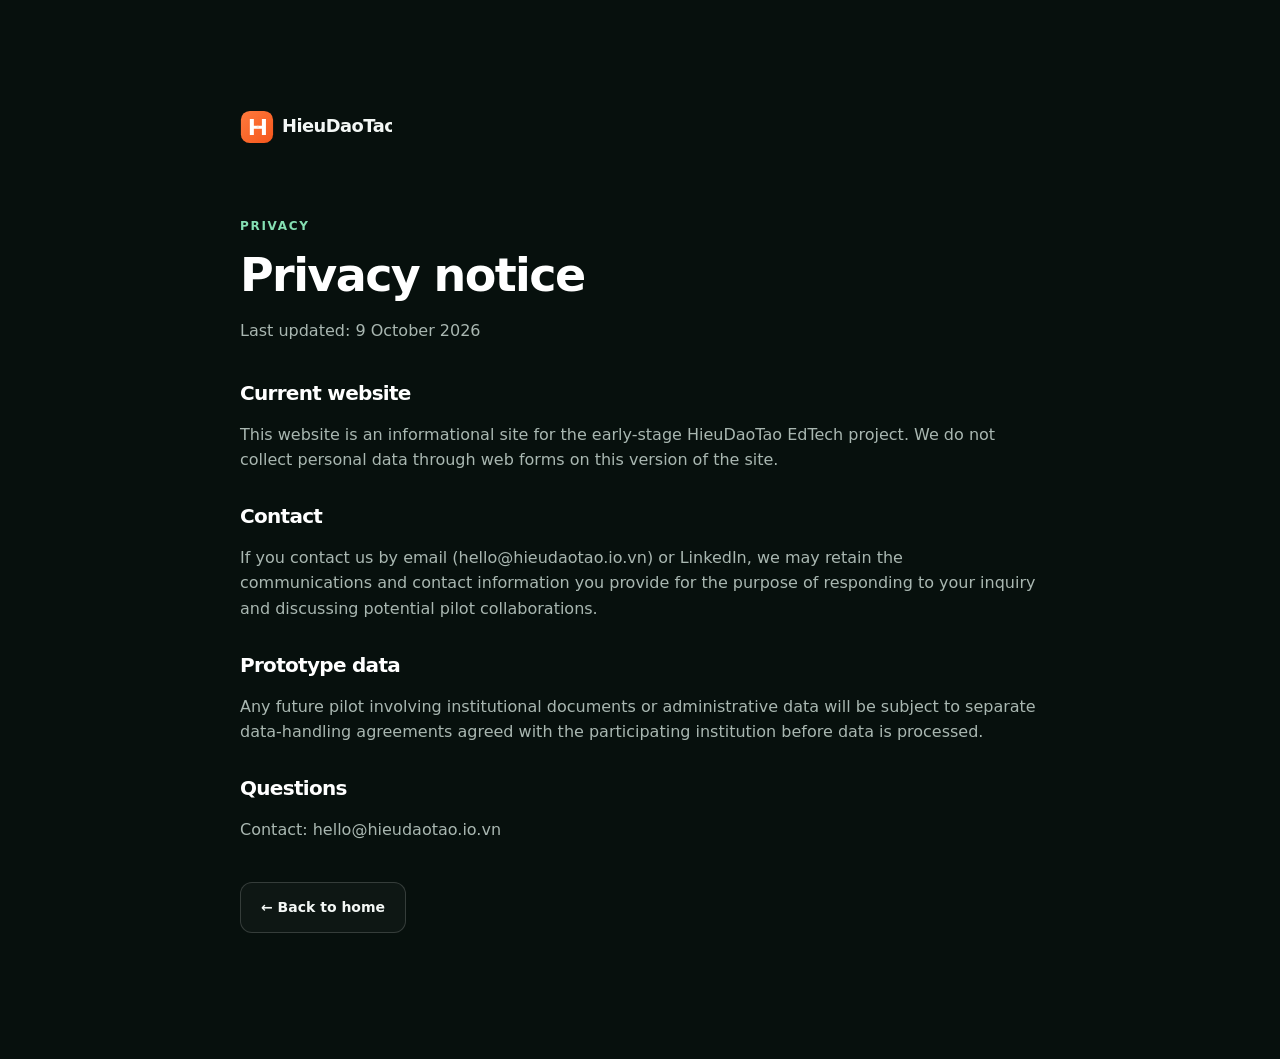
<file: privacy.html>
<!DOCTYPE html>
<html lang="en">
<head>
  <meta charset="UTF-8" />
  <meta name="viewport" content="width=device-width,initial-scale=1" />
  <meta name="robots" content="index,follow" />
  <link rel="icon" type="image/svg+xml" href="assets/brand/favicon.svg" />
  <title>Privacy — HieuDaoTao</title>
  <link rel="stylesheet" href="styles.css" />
</head>
<body>
  <main class="section">
    <div class="container" style="max-width:800px">
      <a class="brand" href="index.html" aria-label="HieuDaoTao home">
        <img src="assets/brand/logo.svg" alt="HieuDaoTao" width="160" height="36" class="brand-img" />
      </a>
      <div style="margin-top:60px">
        <span class="section-label">Privacy</span>
        <h1 style="font-size:46px;margin-top:12px">Privacy notice</h1>
        <p style="color:var(--muted)">Last updated: 9 October 2026</p>

        <h3 style="margin-top:36px">Current website</h3>
        <p style="color:var(--muted)">This website is an informational site for the early-stage HieuDaoTao EdTech project. We do not collect personal data through web forms on this version of the site.</p>

        <h3 style="margin-top:30px">Contact</h3>
        <p style="color:var(--muted)">If you contact us by email (hello@hieudaotao.io.vn) or LinkedIn, we may retain the communications and contact information you provide for the purpose of responding to your inquiry and discussing potential pilot collaborations.</p>

        <h3 style="margin-top:30px">Prototype data</h3>
        <p style="color:var(--muted)">Any future pilot involving institutional documents or administrative data will be subject to separate data-handling agreements agreed with the participating institution before data is processed.</p>

        <h3 style="margin-top:30px">Questions</h3>
        <p style="color:var(--muted)">Contact: hello@hieudaotao.io.vn</p>

        <p style="margin-top:40px">
          <a class="btn btn-outline" href="index.html">← Back to home</a>
        </p>
      </div>
    </div>
  </main>
</body>
</html>
</file>
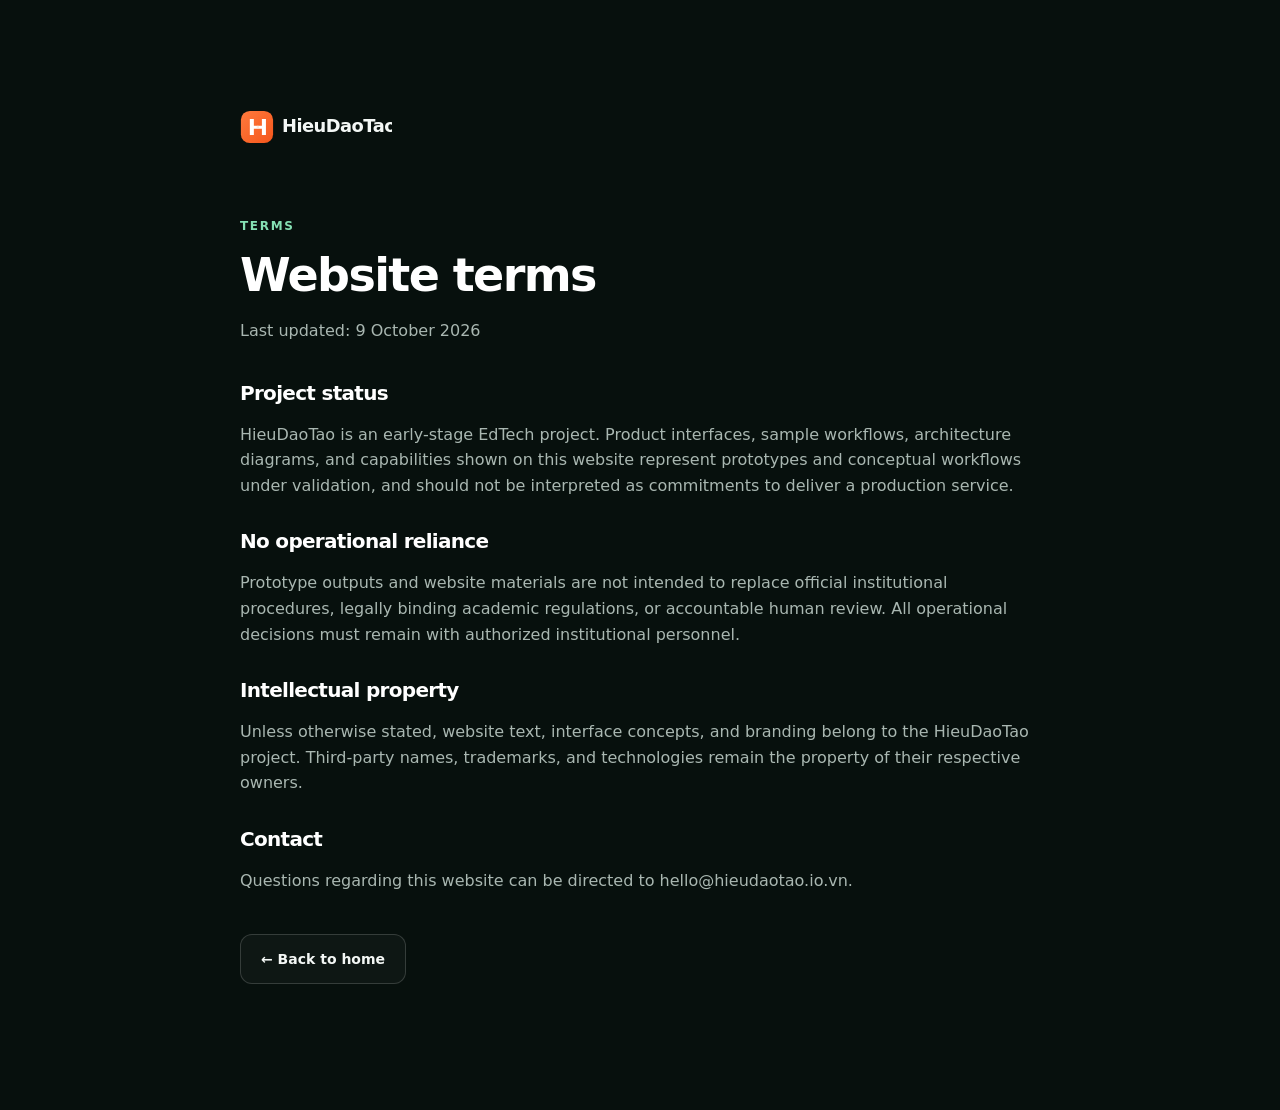
<file: terms.html>
<!DOCTYPE html>
<html lang="en">
<head>
  <meta charset="UTF-8" />
  <meta name="viewport" content="width=device-width,initial-scale=1" />
  <meta name="robots" content="index,follow" />
  <link rel="icon" type="image/svg+xml" href="assets/brand/favicon.svg" />
  <title>Terms — HieuDaoTao</title>
  <link rel="stylesheet" href="styles.css" />
</head>
<body>
  <main class="section">
    <div class="container" style="max-width:800px">
      <a class="brand" href="index.html" aria-label="HieuDaoTao home">
        <img src="assets/brand/logo.svg" alt="HieuDaoTao" width="160" height="36" class="brand-img" />
      </a>
      <div style="margin-top:60px">
        <span class="section-label">Terms</span>
        <h1 style="font-size:46px;margin-top:12px">Website terms</h1>
        <p style="color:var(--muted)">Last updated: 9 October 2026</p>

        <h3 style="margin-top:36px">Project status</h3>
        <p style="color:var(--muted)">HieuDaoTao is an early-stage EdTech project. Product interfaces, sample workflows, architecture diagrams, and capabilities shown on this website represent prototypes and conceptual workflows under validation, and should not be interpreted as commitments to deliver a production service.</p>

        <h3 style="margin-top:30px">No operational reliance</h3>
        <p style="color:var(--muted)">Prototype outputs and website materials are not intended to replace official institutional procedures, legally binding academic regulations, or accountable human review. All operational decisions must remain with authorized institutional personnel.</p>

        <h3 style="margin-top:30px">Intellectual property</h3>
        <p style="color:var(--muted)">Unless otherwise stated, website text, interface concepts, and branding belong to the HieuDaoTao project. Third-party names, trademarks, and technologies remain the property of their respective owners.</p>

        <h3 style="margin-top:30px">Contact</h3>
        <p style="color:var(--muted)">Questions regarding this website can be directed to hello@hieudaotao.io.vn.</p>

        <p style="margin-top:40px">
          <a class="btn btn-outline" href="index.html">← Back to home</a>
        </p>
      </div>
    </div>
  </main>
</body>
</html>
</file>
<file: styles.css>
:root {
  --bg: #07100d;
  --bg-soft: #0b1713;
  --panel: rgba(16, 32, 27, 0.72);
  --panel-solid: #10201b;
  --panel-elevated: rgba(22, 45, 38, 0.85);
  --line: rgba(255, 255, 255, 0.09);
  --line-strong: rgba(255, 255, 255, 0.16);
  --text: #f3f7f5;
  --text-bright: #ffffff;
  --muted: #a9b7b1;
  --muted-dim: #7f9189;
  --accent: #ff6b2c;
  --accent-hover: #ff7f45;
  --accent-2: #85e0b3;
  --accent-glow: rgba(255, 107, 44, 0.22);
  --success: #6ed7a5;
  --warning: #ffb356;
  --font: Inter, system-ui, -apple-system, sans-serif;
  --display: Manrope, Inter, system-ui, sans-serif;
  --shadow: 0 30px 70px rgba(0, 0, 0, 0.45);
  --shadow-sm: 0 10px 30px rgba(0, 0, 0, 0.25);
}

* {
  box-sizing: border-box;
}

html {
  scroll-behavior: smooth;
}

body {
  margin: 0;
  background: var(--bg);
  color: var(--text);
  font-family: var(--font);
  line-height: 1.6;
  overflow-x: hidden;
  -webkit-font-smoothing: antialiased;
}

a {
  color: inherit;
  text-decoration: none;
}

button {
  font: inherit;
}

:focus-visible {
  outline: 2px solid var(--accent);
  outline-offset: 3px;
}

.container {
  width: min(1180px, calc(100% - 44px));
  margin: 0 auto;
}

.section {
  padding: 110px 0;
  position: relative;
}

.page-glow {
  position: fixed;
  border-radius: 50%;
  filter: blur(110px);
  opacity: 0.16;
  pointer-events: none;
  z-index: -1;
}

.glow-one {
  width: 540px;
  height: 540px;
  background: var(--accent);
  right: -180px;
  top: 40px;
}

.glow-two {
  width: 620px;
  height: 620px;
  background: #23b978;
  left: -220px;
  top: 640px;
}

/* Header */
.site-header {
  position: sticky;
  top: 0;
  z-index: 60;
  background: rgba(7, 16, 13, 0.82);
  backdrop-filter: blur(20px);
  border-bottom: 1px solid transparent;
  transition: border-color 0.25s ease, background 0.25s ease;
}

.site-header.scrolled {
  border-bottom-color: var(--line);
  background: rgba(7, 16, 13, 0.94);
}

.nav-wrap {
  height: 76px;
  display: flex;
  align-items: center;
  gap: 24px;
}

.brand {
  display: inline-flex;
  align-items: center;
  gap: 12px;
  font-family: var(--display);
  font-weight: 800;
  letter-spacing: -0.03em;
  transition: opacity 0.2s ease;
}

.brand:hover {
  opacity: 0.9;
}

.brand-img {
  display: block;
  height: 34px;
  width: auto;
}

.nav-links {
  display: flex;
  gap: 24px;
  margin-left: auto;
}

.nav-links a {
  color: var(--muted);
  font-size: 14px;
  font-weight: 600;
  transition: color 0.2s ease;
}

.nav-links a:hover {
  color: var(--text-bright);
}

.nav-actions {
  display: flex;
  align-items: center;
  gap: 10px;
}

.lang-switch {
  background: rgba(255, 255, 255, 0.03);
  border: 1px solid var(--line);
  color: var(--muted);
  border-radius: 10px;
  padding: 8px 12px;
  cursor: pointer;
  font-weight: 700;
  font-size: 13px;
  transition: all 0.2s ease;
}

.lang-switch:hover {
  color: var(--text);
  border-color: var(--accent-2);
  background: rgba(133, 224, 179, 0.08);
}

.nav-toggle {
  display: none;
  background: none;
  border: 0;
  width: 40px;
  height: 40px;
  padding: 8px;
  margin-left: auto;
  cursor: pointer;
}

.nav-toggle span {
  display: block;
  height: 2px;
  background: #fff;
  margin: 5px 0;
  border-radius: 2px;
  transition: transform 0.2s ease;
}

/* Buttons */
.btn {
  display: inline-flex;
  align-items: center;
  justify-content: center;
  gap: 8px;
  border-radius: 12px;
  padding: 13px 20px;
  font-weight: 700;
  font-size: 14px;
  border: 1px solid transparent;
  transition: transform 0.2s ease, background 0.2s ease, border-color 0.2s ease, box-shadow 0.2s ease;
  white-space: nowrap;
  cursor: pointer;
}

.btn:hover {
  transform: translateY(-2px);
}

.btn-primary {
  background: var(--accent);
  color: white;
  box-shadow: 0 10px 28px rgba(255, 107, 44, 0.24);
}

.btn-primary:hover {
  background: var(--accent-hover);
  box-shadow: 0 12px 34px rgba(255, 107, 44, 0.35);
}

.btn-outline {
  border-color: var(--line-strong);
  background: rgba(255, 255, 255, 0.03);
  color: var(--text);
}

.btn-outline:hover {
  background: rgba(255, 255, 255, 0.07);
  border-color: rgba(255, 255, 255, 0.3);
}

.btn-ghost {
  color: var(--muted);
  background: transparent;
}

.btn-ghost:hover {
  color: var(--text-bright);
}

.btn-small {
  padding: 9px 14px;
  font-size: 13px;
}

/* Typography & Headings */
h1, h2, h3, h4 {
  font-family: var(--display);
  margin: 0;
  line-height: 1.15;
  letter-spacing: -0.035em;
  color: var(--text-bright);
}

h1 {
  font-size: clamp(42px, 5.5vw, 70px);
  max-width: 860px;
  margin-top: 18px;
}

h2 {
  font-size: clamp(32px, 4vw, 50px);
  margin-top: 14px;
}

h3 {
  font-size: 20px;
  line-height: 1.3;
}

h4 {
  font-size: 16px;
  font-weight: 700;
}

.eyebrow, .section-label {
  display: inline-flex;
  align-items: center;
  gap: 9px;
  color: var(--accent-2);
  font-size: 12px;
  font-weight: 800;
  text-transform: uppercase;
  letter-spacing: 0.14em;
}

.dot {
  width: 7px;
  height: 7px;
  background: var(--accent-2);
  border-radius: 50%;
  box-shadow: 0 0 0 5px rgba(133, 224, 179, 0.12);
}

.section-heading {
  margin-bottom: 48px;
}

.section-heading p {
  max-width: 740px;
  color: var(--muted);
  font-size: 17px;
  margin: 16px 0 0;
  line-height: 1.65;
}

.centered {
  text-align: center;
  max-width: 820px;
  margin: 0 auto 52px;
}

.centered p {
  margin-left: auto;
  margin-right: auto;
}

/* Hero Section */
.hero {
  padding-top: 80px;
  padding-bottom: 70px;
}

.hero-grid {
  display: grid;
  grid-template-columns: 1.1fr 0.9fr;
  gap: 60px;
  align-items: center;
}

.hero-lead {
  font-size: 19px;
  color: var(--muted);
  max-width: 660px;
  margin: 24px 0 0;
  line-height: 1.65;
}

.hero-pipeline-strip {
  display: flex;
  align-items: center;
  flex-wrap: wrap;
  gap: 8px;
  margin-top: 28px;
  padding: 12px 16px;
  border-radius: 12px;
  background: rgba(255, 255, 255, 0.025);
  border: 1px solid var(--line);
  font-size: 12px;
  color: var(--accent-2);
  font-weight: 600;
}

.hero-pipeline-strip .pipe-item {
  color: var(--text);
}

.hero-pipeline-strip .pipe-arrow {
  color: var(--muted-dim);
}

.hero-actions {
  display: flex;
  gap: 12px;
  flex-wrap: wrap;
  margin-top: 32px;
}

.trust-line {
  margin-top: 28px;
  padding-top: 20px;
  border-top: 1px solid var(--line);
  font-size: 12px;
  color: var(--muted-dim);
}

/* Browser Mockup Card */
.browser-card {
  border: 1px solid rgba(255, 255, 255, 0.12);
  background: linear-gradient(180deg, rgba(20, 41, 34, 0.9), rgba(10, 24, 20, 0.97));
  border-radius: 22px;
  overflow: hidden;
  box-shadow: var(--shadow);
  transform: perspective(900px) rotateY(-2.5deg) rotateX(1deg);
  transition: transform 0.3s ease;
}

.browser-card:hover {
  transform: perspective(900px) rotateY(-1deg) rotateX(0deg);
}

.browser-top {
  height: 48px;
  border-bottom: 1px solid var(--line);
  display: flex;
  align-items: center;
  padding: 0 16px;
  position: relative;
  background: rgba(0, 0, 0, 0.2);
}

.browser-dots {
  display: flex;
  gap: 6px;
}

.browser-dots span {
  width: 8px;
  height: 8px;
  border-radius: 50%;
  background: #50625a;
}

.browser-dots span:first-child {
  background: #ff6b5e;
}

.browser-label {
  font-size: 11px;
  color: #82938c;
  position: absolute;
  left: 50%;
  transform: translateX(-50%);
  font-weight: 600;
}

.browser-body {
  min-height: 470px;
  display: flex;
}

.mini-sidebar {
  width: 56px;
  border-right: 1px solid var(--line);
  padding: 16px 10px;
  display: flex;
  flex-direction: column;
  align-items: center;
}

.mini-logo {
  width: 30px;
  height: 30px;
  background: linear-gradient(135deg, var(--accent), #ff8f5e);
  border-radius: 9px;
  display: grid;
  place-items: center;
  font-weight: 800;
  font-size: 13px;
  color: white;
}

.mini-nav {
  width: 28px;
  height: 28px;
  border-radius: 8px;
  background: rgba(255, 255, 255, 0.04);
  margin-top: 14px;
}

.mini-nav.active {
  background: rgba(133, 224, 179, 0.12);
  border: 1px solid rgba(133, 224, 179, 0.2);
}

.workspace {
  padding: 22px;
  flex: 1;
}

.workspace-head {
  display: flex;
  justify-content: space-between;
  align-items: center;
  font-size: 13px;
  font-weight: 700;
}

.status-pill {
  font-size: 10px;
  background: rgba(255, 107, 44, 0.14);
  color: #ff9b6f;
  border: 1px solid rgba(255, 107, 44, 0.25);
  padding: 4px 9px;
  border-radius: 99px;
  font-weight: 700;
  text-transform: uppercase;
  letter-spacing: 0.06em;
}

.status-pill.success {
  background: rgba(110, 215, 165, 0.14);
  color: var(--success);
  border-color: rgba(110, 215, 165, 0.28);
}

.doc-card {
  display: flex;
  align-items: center;
  gap: 12px;
  margin-top: 18px;
  padding: 12px 14px;
  border-radius: 12px;
  border: 1px solid var(--line);
  background: rgba(255, 255, 255, 0.025);
  font-size: 11px;
}

.file-icon {
  width: 34px;
  height: 38px;
  border-radius: 7px;
  background: #e65252;
  display: grid;
  place-items: center;
  font-size: 9px;
  font-weight: 800;
  color: white;
}

.doc-card small {
  display: block;
  color: #73857d;
  margin-top: 2px;
}

.processed {
  margin-left: auto;
  color: var(--success);
  font-size: 10px;
  font-weight: 700;
}

.question-box {
  margin-top: 18px;
  padding: 12px 14px;
  background: rgba(255, 255, 255, 0.05);
  border-radius: 12px;
  font-size: 12px;
  color: var(--text);
  border: 1px solid rgba(255, 255, 255, 0.06);
}

.answer-card {
  margin-top: 12px;
  padding: 16px;
  border: 1px solid rgba(133, 224, 179, 0.18);
  background: rgba(133, 224, 179, 0.04);
  border-radius: 12px;
  font-size: 12px;
}

.ai-chip {
  color: var(--accent-2);
  font-weight: 800;
  text-transform: uppercase;
  letter-spacing: 0.08em;
  font-size: 9px;
}

.answer-card p {
  color: #bec9c4;
  margin: 8px 0;
  line-height: 1.5;
}

.sources-wrap {
  display: flex;
  gap: 6px;
  margin-top: 10px;
}

.sources-wrap span {
  font-size: 10px;
  border: 1px solid var(--line);
  padding: 3px 7px;
  border-radius: 6px;
  color: #8ea198;
  background: rgba(255, 255, 255, 0.02);
}

.warning-notice {
  margin-top: 14px;
  color: #8b9d95;
  font-size: 10px;
  display: flex;
  align-items: center;
  gap: 6px;
}

/* Problem Section */
.problem-section {
  border-top: 1px solid var(--line);
}

.problem-grid {
  display: grid;
  grid-template-columns: repeat(2, 1fr);
  gap: 20px;
  margin-top: 40px;
}

.problem-card {
  background: var(--panel);
  border: 1px solid var(--line);
  border-radius: 18px;
  padding: 28px;
  transition: border-color 0.2s ease, transform 0.2s ease;
}

.problem-card:hover {
  border-color: rgba(255, 107, 44, 0.3);
  transform: translateY(-2px);
}

.problem-num {
  font-size: 12px;
  font-weight: 800;
  color: var(--accent);
  letter-spacing: 0.08em;
  margin-bottom: 14px;
}

.problem-card h3 {
  font-size: 19px;
  margin-bottom: 10px;
}

.problem-card p {
  color: var(--muted);
  font-size: 14px;
  margin: 0;
  line-height: 1.6;
}

/* Core Workflow Section */
.workflow-section {
  background: rgba(255, 255, 255, 0.012);
  border-top: 1px solid var(--line);
  border-bottom: 1px solid var(--line);
}

.pipeline-grid {
  display: grid;
  grid-template-columns: repeat(4, 1fr);
  gap: 16px;
  position: relative;
  margin-top: 48px;
}

.pipeline-card {
  background: var(--panel);
  border: 1px solid var(--line);
  border-radius: 20px;
  padding: 26px 22px;
  display: flex;
  flex-direction: column;
  position: relative;
  transition: border-color 0.2s ease, transform 0.2s ease;
}

.pipeline-card:hover {
  border-color: var(--accent-2);
  transform: translateY(-2px);
}

.pipeline-step-badge {
  display: inline-flex;
  align-items: center;
  gap: 6px;
  font-size: 11px;
  font-weight: 800;
  color: var(--accent);
  text-transform: uppercase;
  letter-spacing: 0.1em;
  margin-bottom: 18px;
}

.pipeline-card h3 {
  font-size: 18px;
  margin-bottom: 12px;
}

.pipeline-card p {
  color: var(--muted);
  font-size: 13px;
  margin: 0;
  line-height: 1.6;
}

.pipeline-card .pipe-tag-list {
  margin-top: auto;
  padding-top: 18px;
  display: flex;
  flex-wrap: wrap;
  gap: 6px;
}

.pipe-tag-list span {
  font-size: 10px;
  color: #8b9e95;
  background: rgba(255, 255, 255, 0.04);
  padding: 4px 8px;
  border-radius: 6px;
  border: 1px solid var(--line);
}

/* Working Prototype Section & Live Validation */
.prototype-section {
  border-bottom: 1px solid var(--line);
}

.prototype-capabilities-grid {
  display: grid;
  grid-template-columns: repeat(3, 1fr);
  gap: 16px;
  margin-bottom: 44px;
}

.cap-card {
  background: var(--panel);
  border: 1px solid var(--line);
  border-radius: 16px;
  padding: 22px;
  transition: border-color 0.2s ease, transform 0.2s ease;
}

.cap-card:hover {
  border-color: var(--accent-2);
  transform: translateY(-2px);
}

.cap-icon {
  width: 32px;
  height: 32px;
  border-radius: 9px;
  background: rgba(255, 107, 44, 0.12);
  color: var(--accent);
  display: grid;
  place-items: center;
  font-size: 12px;
  font-weight: 800;
  margin-bottom: 14px;
}

.cap-card h3 {
  font-size: 16px;
  margin-bottom: 8px;
}

.cap-card p {
  color: var(--muted);
  font-size: 13px;
  margin: 0;
  line-height: 1.55;
}

/* Polished Static Workflow Preview Container */
.workflow-preview-container {
  background: linear-gradient(180deg, rgba(16, 35, 29, 0.85), rgba(10, 23, 19, 0.95));
  border: 1px solid var(--line-strong);
  border-radius: 24px;
  padding: 36px;
  box-shadow: var(--shadow);
  margin-top: 24px;
}

.preview-header-bar {
  display: flex;
  align-items: center;
  justify-content: space-between;
  flex-wrap: wrap;
  gap: 12px;
  margin-bottom: 24px;
  padding-bottom: 18px;
  border-bottom: 1px solid var(--line);
}

.preview-badge-label {
  display: inline-flex;
  align-items: center;
  gap: 8px;
  font-size: 13px;
  font-weight: 700;
  color: var(--text-bright);
}

.workflow-steps-strip {
  display: flex;
  align-items: center;
  flex-wrap: wrap;
  gap: 8px;
  margin-bottom: 24px;
  padding: 14px 18px;
  border-radius: 12px;
  background: rgba(255, 255, 255, 0.025);
  border: 1px solid var(--line);
  font-size: 12px;
  font-weight: 600;
}

.workflow-steps-strip .wf-step {
  color: var(--text);
}

.workflow-steps-strip .wf-step.highlight {
  color: var(--accent-2);
}

.workflow-steps-strip .wf-arrow {
  color: var(--muted-dim);
}

.sample-execution-card {
  background: rgba(0, 0, 0, 0.25);
  border: 1px solid var(--line);
  border-radius: 18px;
  padding: 24px;
  display: flex;
  flex-direction: column;
  gap: 16px;
}

.sample-exec-header {
  display: flex;
  justify-content: space-between;
  align-items: center;
  flex-wrap: wrap;
  gap: 10px;
}

.sample-doc-tag {
  display: inline-flex;
  align-items: center;
  gap: 8px;
  font-size: 12px;
  color: var(--muted);
}

.sample-query-box {
  background: rgba(255, 255, 255, 0.04);
  border: 1px solid var(--line);
  border-radius: 12px;
  padding: 14px 16px;
  font-size: 13px;
  font-weight: 600;
  color: var(--text-bright);
}

.sample-answer-box {
  background: rgba(133, 224, 179, 0.05);
  border: 1px solid rgba(133, 224, 179, 0.2);
  border-radius: 12px;
  padding: 18px;
  display: flex;
  flex-direction: column;
  gap: 12px;
}

.sample-answer-head {
  display: flex;
  justify-content: space-between;
  align-items: center;
  flex-wrap: wrap;
  gap: 8px;
}

.sample-answer-text {
  font-size: 13px;
  color: #d1ddd7;
  line-height: 1.6;
  margin: 0;
}

.sample-evidence-block {
  background: rgba(0, 0, 0, 0.2);
  border: 1px solid rgba(133, 224, 179, 0.15);
  border-left: 3px solid var(--success);
  border-radius: 8px;
  padding: 12px 14px;
  margin-top: 4px;
}

.evidence-meta-row {
  display: flex;
  justify-content: space-between;
  align-items: center;
  flex-wrap: wrap;
  gap: 8px;
  margin-bottom: 6px;
}

.evidence-loc-chip {
  font-size: 11px;
  font-weight: 700;
  color: var(--accent-2);
}

.verified-badge {
  display: inline-flex;
  align-items: center;
  gap: 4px;
  background: rgba(110, 215, 165, 0.14);
  color: var(--success);
  border: 1px solid rgba(110, 215, 165, 0.3);
  padding: 3px 8px;
  border-radius: 99px;
  font-size: 10px;
  font-weight: 700;
}

.evidence-quote-text {
  font-size: 12px;
  color: #a8b8b0;
  font-style: italic;
  line-height: 1.5;
  margin: 0;
}

.prototype-cta-panel {
  display: flex;
  flex-direction: column;
  align-items: center;
  text-align: center;
  gap: 14px;
  margin-top: 28px;
  padding-top: 24px;
  border-top: 1px solid var(--line);
}

.prototype-disclaimer-note {
  font-size: 11px;
  color: var(--muted-dim);
  max-width: 620px;
  line-height: 1.5;
}

/* Prototype Limitations Box */
.prototype-limits-wrap {
  margin-top: 36px;
  background: rgba(255, 255, 255, 0.02);
  border: 1px solid var(--line);
  border-radius: 18px;
  padding: 24px 28px;
}

.limits-head {
  display: flex;
  align-items: center;
  gap: 8px;
  font-size: 14px;
  font-weight: 700;
  color: var(--warning);
  margin-bottom: 14px;
}

.limits-grid {
  display: grid;
  grid-template-columns: repeat(2, 1fr);
  gap: 12px;
}

.limit-item {
  display: flex;
  align-items: flex-start;
  gap: 8px;
  font-size: 12px;
  color: var(--muted);
  line-height: 1.5;
}

.limit-item span:first-child {
  color: var(--warning);
  font-size: 12px;
  line-height: 1.2;
}

/* Architecture Note Box */
.arch-note-box {
  margin-top: 20px;
  padding: 12px 16px;
  border-radius: 10px;
  background: rgba(255, 255, 255, 0.03);
  border: 1px solid var(--line);
  font-size: 12px;
  color: var(--muted);
  line-height: 1.5;
}

/* Live Milestone Note in Evaluation */
.eval-live-note {
  margin-top: 20px;
  padding: 16px 20px;
  border-radius: 12px;
  background: rgba(133, 224, 179, 0.06);
  border: 1px solid rgba(133, 224, 179, 0.2);
  color: #bfeadb;
  font-size: 13px;
  line-height: 1.6;
}

/* Use Cases Section */
.usecase-section {
  border-bottom: 1px solid var(--line);
}

.usecase-layout {
  display: grid;
  grid-template-columns: 1.15fr 0.85fr;
  gap: 20px;
  margin-top: 44px;
}

.usecase-card-primary {
  background: linear-gradient(180deg, rgba(20, 44, 36, 0.8), rgba(12, 28, 23, 0.95));
  border: 1px solid rgba(255, 107, 44, 0.35);
  border-radius: 22px;
  padding: 38px;
  display: flex;
  flex-direction: column;
  position: relative;
  box-shadow: 0 20px 50px rgba(0, 0, 0, 0.3);
}

.usecase-badge {
  display: inline-block;
  padding: 5px 11px;
  border-radius: 999px;
  font-size: 10px;
  font-weight: 800;
  text-transform: uppercase;
  letter-spacing: 0.08em;
  margin-bottom: 22px;
}

.usecase-badge.primary {
  background: rgba(255, 107, 44, 0.16);
  color: #ff9b6f;
  border: 1px solid rgba(255, 107, 44, 0.3);
}

.usecase-badge.adjacent {
  background: rgba(255, 255, 255, 0.05);
  color: #a4b6ae;
  border: 1px solid var(--line);
}

.usecase-card-primary h3 {
  font-size: 24px;
  margin-bottom: 14px;
}

.usecase-card-primary p {
  color: var(--muted);
  font-size: 15px;
  line-height: 1.65;
  margin: 0;
}

.adjacent-list {
  display: flex;
  flex-direction: column;
  gap: 16px;
}

.adjacent-card {
  background: var(--panel);
  border: 1px solid var(--line);
  border-radius: 18px;
  padding: 24px;
  transition: border-color 0.2s ease, transform 0.2s ease;
}

.adjacent-card:hover {
  border-color: rgba(255, 255, 255, 0.2);
  transform: translateY(-2px);
}

.adjacent-card h3 {
  font-size: 17px;
  margin-bottom: 8px;
}

.adjacent-card p {
  color: var(--muted);
  font-size: 13px;
  margin: 0;
  line-height: 1.55;
}

/* Why Claude Section */
.why-claude-section {
  background: rgba(255, 255, 255, 0.012);
  border-bottom: 1px solid var(--line);
}

.themes-grid {
  display: grid;
  grid-template-columns: repeat(3, 1fr);
  gap: 20px;
  margin-top: 44px;
}

.theme-card {
  background: var(--panel);
  border: 1px solid var(--line);
  border-radius: 20px;
  padding: 30px;
  transition: border-color 0.2s ease, transform 0.2s ease;
}

.theme-card:hover {
  border-color: var(--accent-2);
  transform: translateY(-2px);
}

.theme-card h3 {
  font-size: 19px;
  margin-bottom: 12px;
}

.theme-card p {
  color: var(--muted);
  font-size: 14px;
  margin: 0;
  line-height: 1.6;
}

.concept-arch-wrap {
  margin-top: 56px;
  background: linear-gradient(180deg, rgba(17, 36, 30, 0.8), rgba(9, 21, 18, 0.95));
  border: 1px solid var(--line);
  border-radius: 22px;
  padding: 36px;
  box-shadow: var(--shadow-sm);
}

.arch-header {
  display: flex;
  justify-content: space-between;
  align-items: center;
  margin-bottom: 28px;
}

.arch-flow {
  display: flex;
  align-items: center;
  justify-content: space-between;
  gap: 12px;
  flex-wrap: wrap;
}

.arch-node-box {
  flex: 1;
  min-width: 130px;
  padding: 16px 12px;
  background: rgba(255, 255, 255, 0.03);
  border: 1px solid var(--line);
  border-radius: 12px;
  text-align: center;
  font-size: 12px;
  font-weight: 700;
  color: var(--text);
  transition: all 0.2s ease;
}

.arch-node-box.highlight {
  background: rgba(255, 107, 44, 0.1);
  border-color: rgba(255, 107, 44, 0.35);
  color: #ffb08d;
}

.arch-node-box.terminal {
  background: rgba(133, 224, 179, 0.08);
  border-color: rgba(133, 224, 179, 0.25);
  color: var(--accent-2);
}

.arch-arrow {
  color: var(--muted-dim);
  font-size: 16px;
  font-weight: bold;
}

/* Evaluation Approach Section */
.eval-section {
  border-bottom: 1px solid var(--line);
}

.eval-grid {
  display: grid;
  grid-template-columns: repeat(4, 1fr);
  gap: 18px;
  margin-top: 44px;
}

.eval-card {
  background: var(--panel);
  border: 1px solid var(--line);
  border-radius: 20px;
  padding: 28px 22px;
  display: flex;
  flex-direction: column;
}

.eval-num {
  font-size: 12px;
  font-weight: 800;
  color: var(--accent-2);
  letter-spacing: 0.1em;
  margin-bottom: 14px;
}

.eval-card h3 {
  font-size: 17px;
  margin-bottom: 10px;
}

.eval-card p {
  color: var(--muted);
  font-size: 13px;
  margin: 0;
  line-height: 1.6;
}

.eval-disclaimer-note {
  margin-top: 36px;
  text-align: center;
  font-size: 12px;
  color: var(--muted-dim);
}

/* Principles Section */
.principles-section {
  border-bottom: 1px solid var(--line);
}

.principles-grid {
  display: grid;
  grid-template-columns: repeat(4, 1fr);
  gap: 16px;
  margin-top: 44px;
}

.principle-card {
  border-top: 1px solid var(--line);
  padding-top: 24px;
}

.principle-icon {
  font-size: 22px;
  color: var(--accent-2);
  margin-bottom: 24px;
}

.principle-card h3 {
  font-size: 17px;
  margin-bottom: 8px;
}

.principle-card p {
  color: var(--muted);
  font-size: 13px;
  margin: 0;
  line-height: 1.6;
}

/* About / Founder Section */
.about-section {
  border-bottom: 1px solid var(--line);
}

.about-grid {
  display: grid;
  grid-template-columns: 1fr 1fr;
  gap: 72px;
  align-items: start;
}

.about-copy p {
  color: var(--muted);
  font-size: 15px;
  line-height: 1.7;
  margin-top: 0;
  margin-bottom: 20px;
}

.founder-card {
  display: flex;
  align-items: center;
  gap: 14px;
  margin-top: 32px;
  padding: 16px 20px;
  border: 1px solid var(--line);
  border-radius: 16px;
  background: rgba(255, 255, 255, 0.02);
}

.avatar {
  width: 44px;
  height: 44px;
  border-radius: 50%;
  display: grid;
  place-items: center;
  background: linear-gradient(135deg, #173f31, #275747);
  font-weight: 800;
  color: white;
  font-size: 14px;
}

.founder-info strong {
  display: block;
  font-size: 15px;
  color: var(--text-bright);
}

.founder-info span {
  display: block;
  font-size: 12px;
  color: var(--muted);
}

.founder-link {
  margin-left: auto;
  color: var(--accent-2);
  font-size: 13px;
  font-weight: 700;
  transition: color 0.2s ease;
}

.founder-link:hover {
  color: var(--text-bright);
}

/* Contact / Pilot CTA Section */
.contact-section {
  padding-top: 80px;
  padding-bottom: 90px;
}

.contact-card {
  padding: 48px;
  border-radius: 24px;
  border: 1px solid rgba(255, 107, 44, 0.22);
  background: linear-gradient(135deg, rgba(255, 107, 44, 0.08), rgba(18, 59, 45, 0.28));
  display: grid;
  grid-template-columns: 1.25fr 0.75fr;
  gap: 40px;
  align-items: center;
}

.contact-card h2 {
  font-size: clamp(28px, 3.8vw, 44px);
  margin-top: 12px;
}

.contact-card p {
  color: var(--muted);
  max-width: 660px;
  margin: 14px 0 0;
  line-height: 1.6;
}

.contact-actions {
  display: flex;
  flex-direction: column;
  gap: 12px;
}

.contact-stage-note {
  font-size: 11px;
  color: var(--muted-dim);
  text-align: center;
  margin-top: 4px;
}

/* Footer */
.footer {
  border-top: 1px solid var(--line);
  padding: 42px 0 54px;
  background: rgba(0, 0, 0, 0.2);
}

.footer-grid {
  display: grid;
  grid-template-columns: 1fr auto;
  gap: 24px;
}

.footer p {
  color: var(--muted-dim);
  font-size: 12px;
  margin: 10px 0 0;
}

.footer-links {
  display: flex;
  gap: 24px;
  align-items: flex-start;
}

.footer-links a {
  color: var(--muted);
  font-size: 13px;
  font-weight: 600;
  transition: color 0.2s ease;
}

.footer-links a:hover {
  color: var(--text-bright);
}

.footer-note {
  grid-column: 1 / -1;
  border-top: 1px solid var(--line);
  padding-top: 20px !important;
  color: #72847c !important;
  font-size: 11px !important;
  line-height: 1.6;
}

/* Scroll reveal */
.reveal {
  opacity: 0;
  transform: translateY(18px);
  transition: opacity 0.6s ease, transform 0.6s ease;
}

.reveal.visible {
  opacity: 1;
  transform: none;
}

/* Responsive */
@media (max-width: 960px) {
  .nav-links, .nav-actions .btn {
    display: none;
  }
  .nav-toggle {
    display: block;
  }
  .nav-wrap {
    gap: 12px;
  }
  .nav-links.mobile-open {
    display: flex;
    position: absolute;
    top: 76px;
    left: 20px;
    right: 20px;
    flex-direction: column;
    background: #0c1a15;
    border: 1px solid var(--line);
    border-radius: 16px;
    padding: 20px;
    box-shadow: var(--shadow);
  }
  .hero-grid, .about-grid, .contact-card, .concept-grid {
    grid-template-columns: 1fr;
  }
  .hero {
    padding-top: 60px;
  }
  .browser-card {
    transform: none;
    max-width: 620px;
  }
  .pipeline-grid {
    grid-template-columns: repeat(2, 1fr);
  }
  .prototype-capabilities-grid {
    grid-template-columns: repeat(2, 1fr);
  }
  .usecase-layout {
    grid-template-columns: 1fr;
  }
  .themes-grid {
    grid-template-columns: 1fr;
  }
  .eval-grid {
    grid-template-columns: repeat(2, 1fr);
  }
  .principles-grid {
    grid-template-columns: repeat(2, 1fr);
  }
  .section {
    padding: 80px 0;
  }
  .arch-flow {
    flex-direction: column;
    align-items: stretch;
  }
  .arch-arrow {
    transform: rotate(90deg);
    text-align: center;
    margin: 4px 0;
  }
}

@media (max-width: 600px) {
  .container {
    width: min(100% - 32px, 1180px);
  }
  h1 {
    font-size: 38px;
  }
  .hero-lead {
    font-size: 16px;
  }
  .browser-body {
    min-height: 400px;
  }
  .mini-sidebar {
    display: none;
  }
  .workspace {
    padding: 16px;
  }
  .pipeline-grid {
    grid-template-columns: 1fr;
  }
  .prototype-capabilities-grid {
    grid-template-columns: 1fr;
  }
  .problem-grid {
    grid-template-columns: 1fr;
  }
  .eval-grid {
    grid-template-columns: 1fr;
  }
  .principles-grid {
    grid-template-columns: 1fr;
  }
  .contact-card {
    padding: 28px 20px;
  }
  .footer-grid {
    grid-template-columns: 1fr;
  }
  .footer-links {
    flex-wrap: wrap;
  }
  .section {
    padding: 64px 0;
  }
}

@media (prefers-reduced-motion: reduce) {
  *, *::before, *::after {
    animation-duration: 0.01ms !important;
    animation-iteration-count: 1 !important;
    transition-duration: 0.01ms !important;
    scroll-behavior: auto !important;
  }
}
</file>
